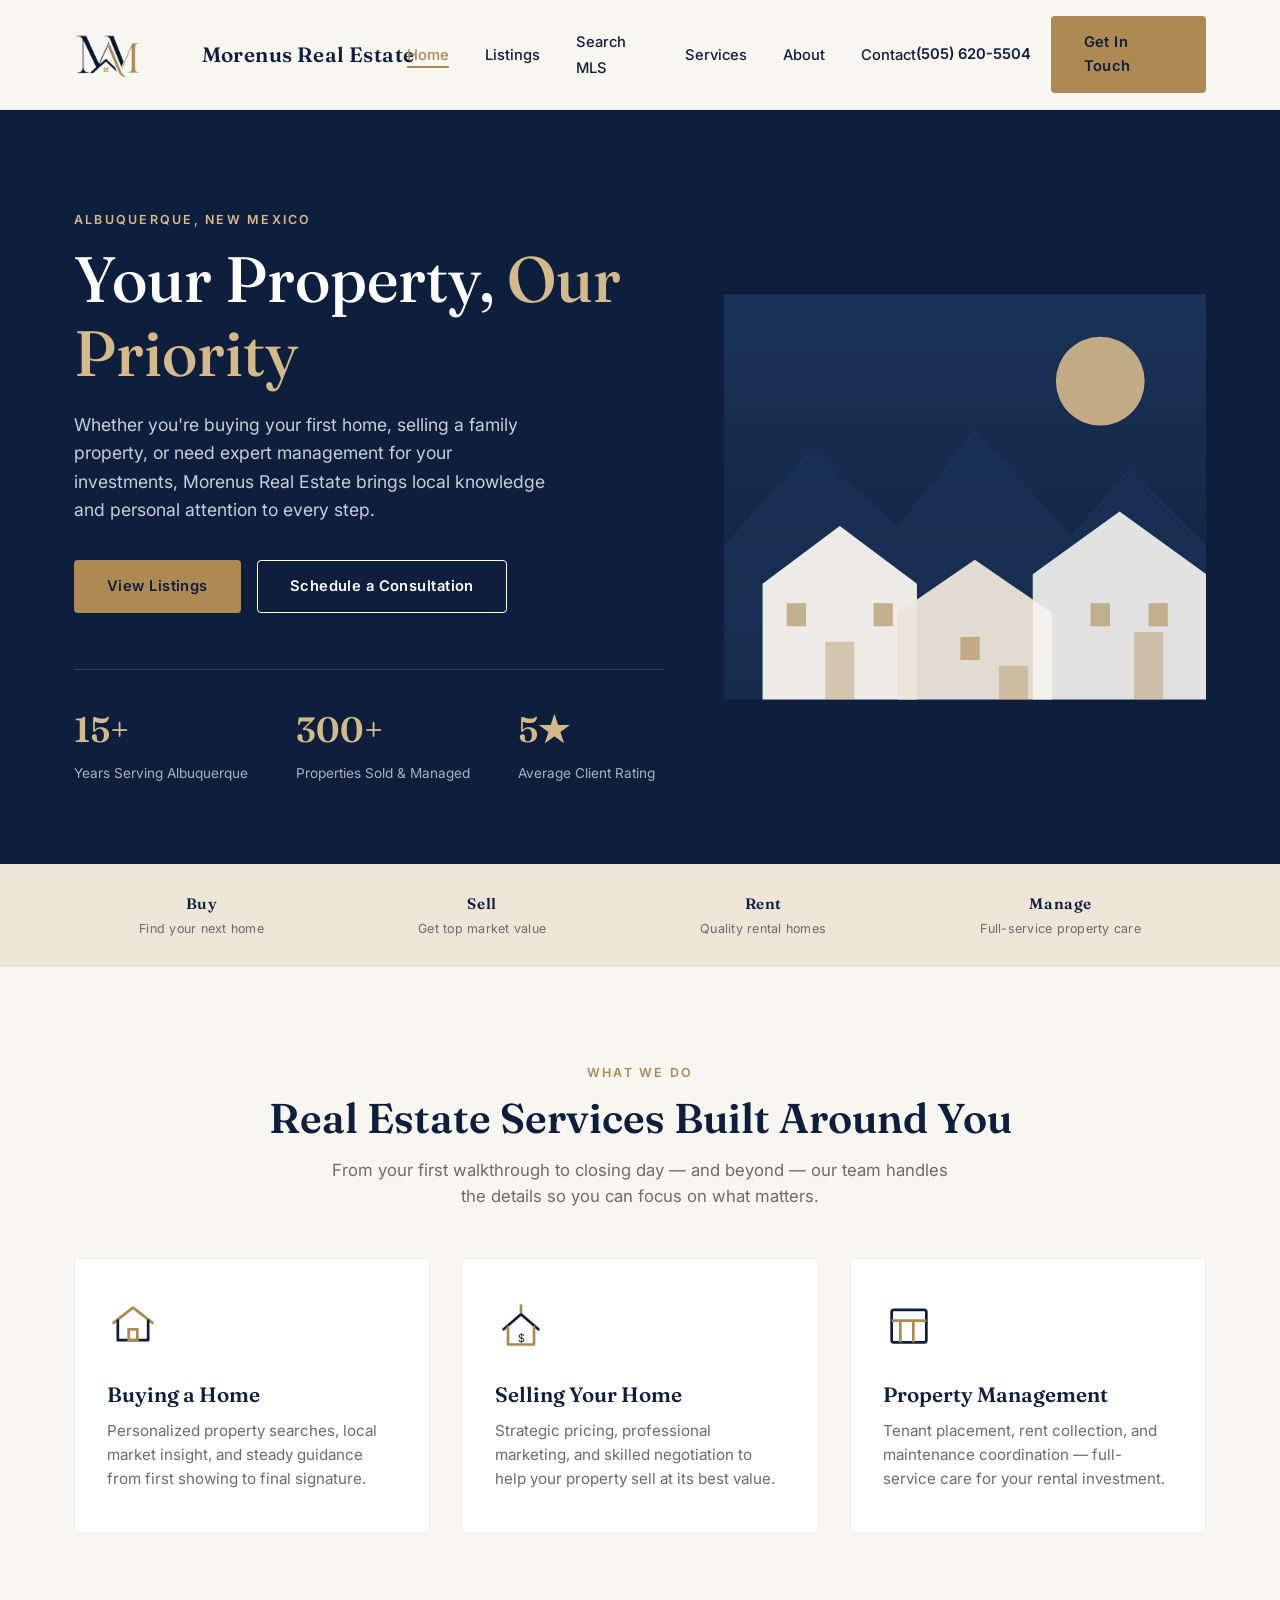
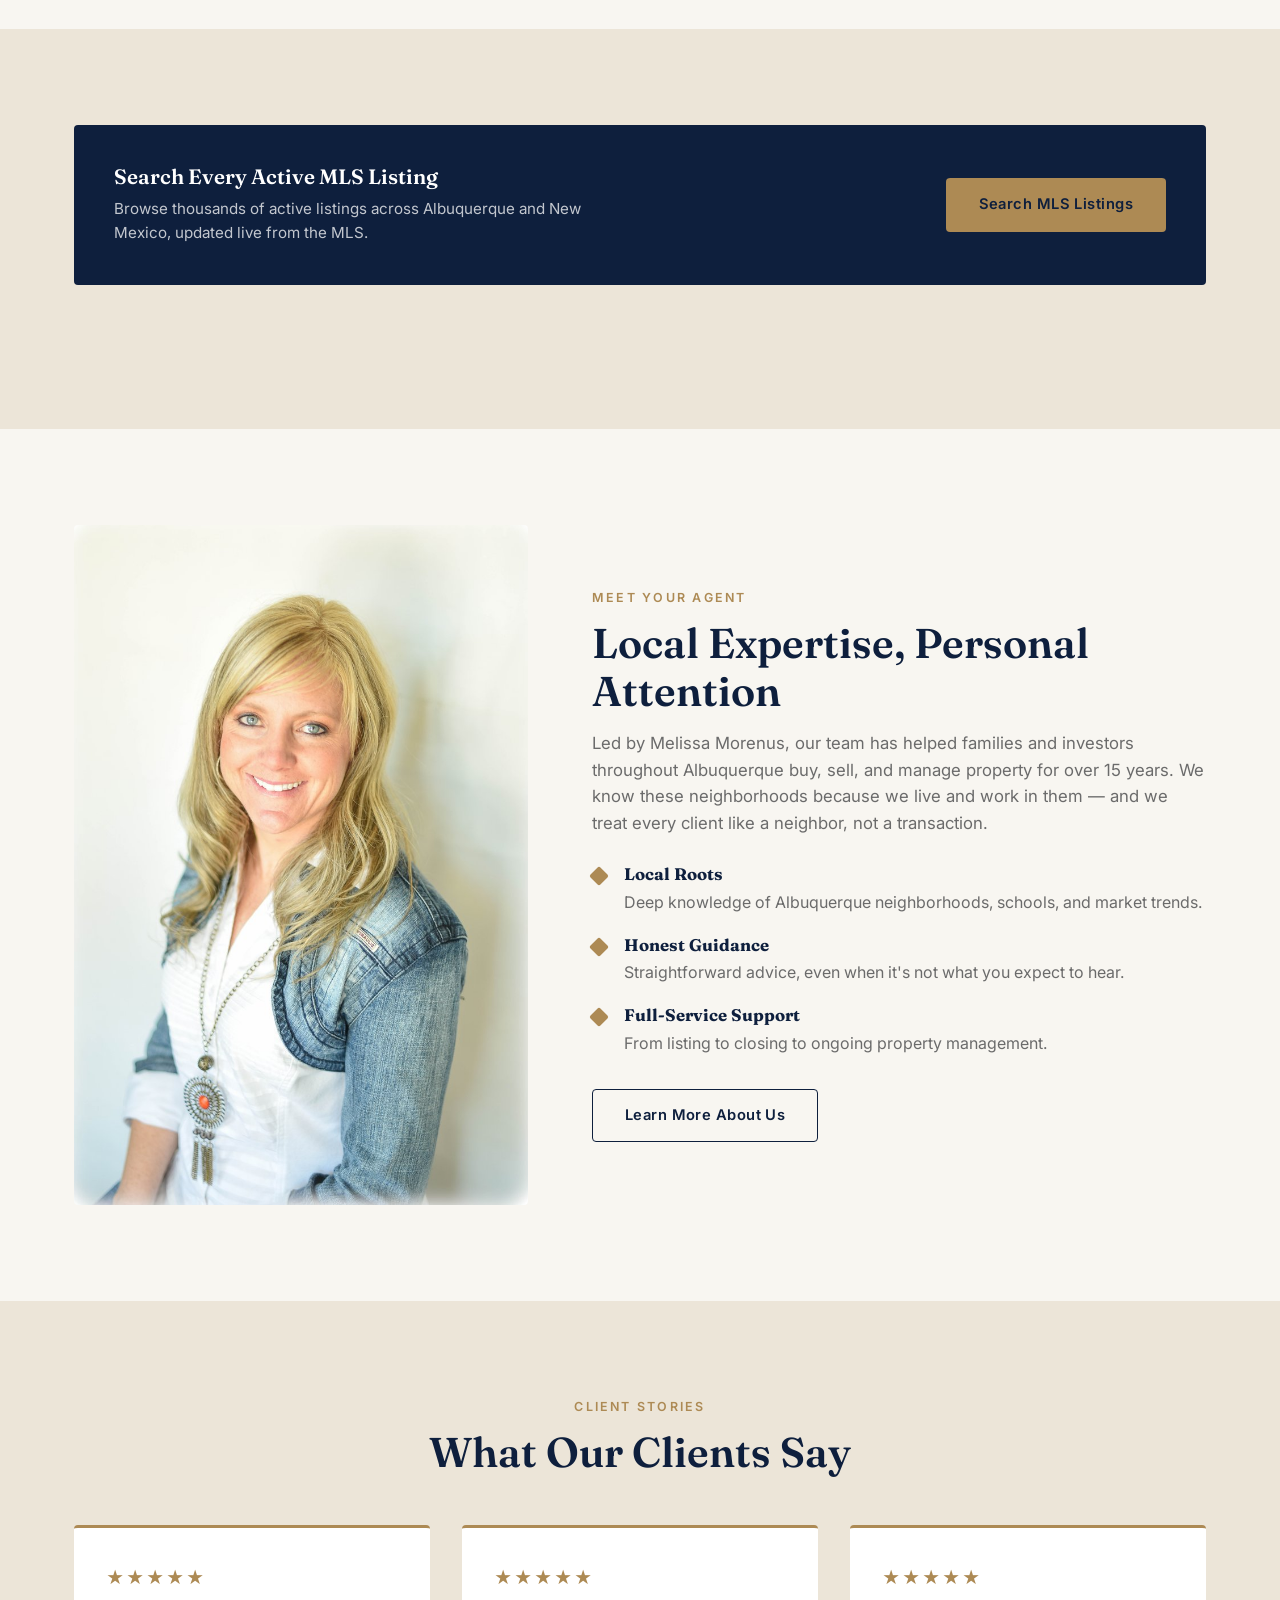
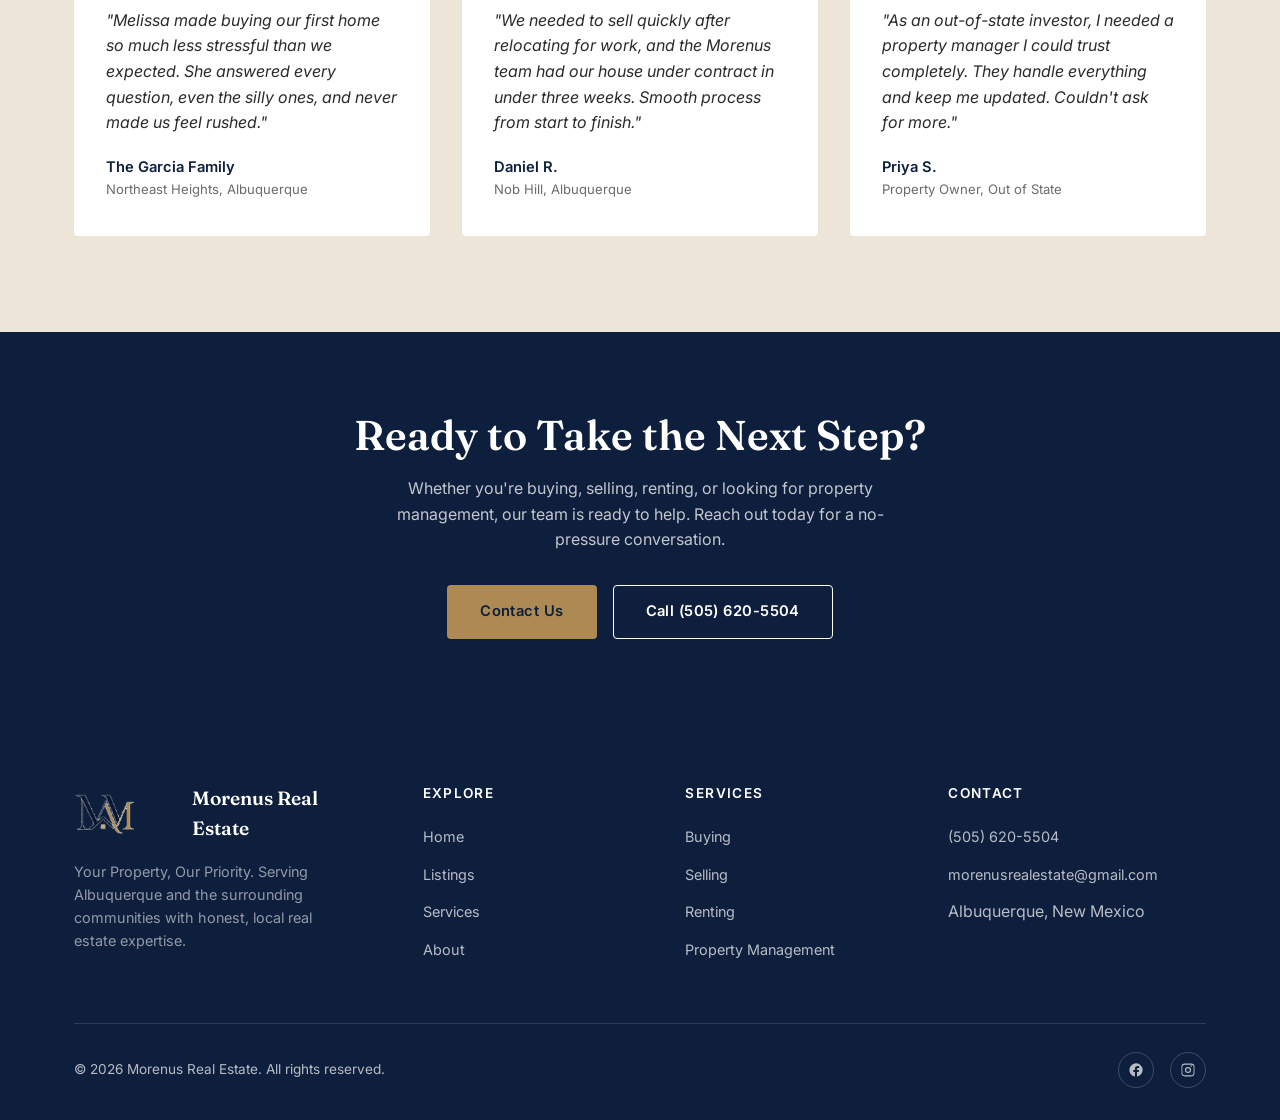
<file: index.html>
<!DOCTYPE html>
<html lang="en">
<head>
  <meta charset="UTF-8" />
  <meta name="viewport" content="width=device-width, initial-scale=1.0" />
  <title>Morenus Real Estate | Albuquerque, NM</title>
  <meta name="description" content="Morenus Real Estate helps you buy, sell, and manage property in Albuquerque, New Mexico. Your property, our priority." />
  <link rel="preconnect" href="https://fonts.googleapis.com">
  <link rel="preconnect" href="https://fonts.gstatic.com" crossorigin>
  <link href="https://fonts.googleapis.com/css2?family=Fraunces:wght@400;500;600;700&family=Inter:wght@400;500;600;700&display=swap" rel="stylesheet">
  <link rel="stylesheet" href="css/styles.css" />
</head>
<body>

  <!-- Header -->
  <header class="site-header">
    <nav class="nav container">
      <a href="index.html" class="nav-logo">
        <img src="images/logo.png" alt="Morenus Real Estate logo" />
        <span class="nav-logo-text">Morenus Real Estate</span>
      </a>
      <ul class="nav-links">
        <li><a href="index.html" class="active">Home</a></li>
        <li><a href="listings.html">Listings</a></li>
        <li><a href="http://link.flexmls.com/12kj54y7alsc,16" target="_blank" rel="noopener">Search MLS</a></li>
        <li><a href="services.html">Services</a></li>
        <li><a href="about.html">About</a></li>
        <li><a href="contact.html">Contact</a></li>
      </ul>
      <div class="nav-cta">
        <a href="tel:+15056205504" class="nav-phone">(505) 620-5504</a>
        <a href="contact.html" class="btn btn-primary">Get In Touch</a>
        <button class="nav-toggle" aria-label="Toggle menu">
          <span></span><span></span><span></span>
        </button>
      </div>
    </nav>
  </header>

  <!-- Hero -->
  <section class="hero">
    <div class="container hero-content">
      <div class="hero-text">
        <span class="eyebrow">Albuquerque, New Mexico</span>
        <h1>Your Property, <span>Our Priority</span></h1>
        <p>Whether you're buying your first home, selling a family property, or need expert management for your investments, Morenus Real Estate brings local knowledge and personal attention to every step.</p>
        <div class="hero-buttons">
          <a href="listings.html" class="btn btn-primary">View Listings</a>
          <a href="contact.html" class="btn btn-outline">Schedule a Consultation</a>
        </div>
        <div class="hero-stats">
          <div>
            <div class="hero-stat-num">15+</div>
            <div class="hero-stat-label">Years Serving Albuquerque</div>
          </div>
          <div>
            <div class="hero-stat-num">300+</div>
            <div class="hero-stat-label">Properties Sold &amp; Managed</div>
          </div>
          <div>
            <div class="hero-stat-num">5★</div>
            <div class="hero-stat-label">Average Client Rating</div>
          </div>
        </div>
      </div>
      <div class="hero-graphic">
        <svg class="roofline-svg" viewBox="0 0 500 420" xmlns="http://www.w3.org/2000/svg" role="img" aria-label="Stylized illustration of Albuquerque rooftops against the Sandia Mountains">
          <!-- sky gradient -->
          <defs>
            <linearGradient id="skyGrad" x1="0" y1="0" x2="0" y2="1">
              <stop offset="0%" stop-color="#1B3358"/>
              <stop offset="100%" stop-color="#0E1F3D"/>
            </linearGradient>
          </defs>
          <rect width="500" height="420" fill="url(#skyGrad)" />
          <!-- sun -->
          <circle cx="390" cy="90" r="46" fill="#D4B98A" opacity="0.9"/>
          <!-- mountains -->
          <polygon points="0,260 90,160 180,240 260,140 360,250 420,180 500,260 500,420 0,420" fill="#1B3358" opacity="0.7"/>
          <!-- rooflines -->
          <polygon points="40,420 40,300 120,240 200,300 200,420" fill="#F8F6F1" opacity="0.95"/>
          <polygon points="180,420 180,330 260,275 340,330 340,420" fill="#ECE5D8" opacity="0.95"/>
          <polygon points="320,420 320,290 410,225 500,290 500,420" fill="#F8F6F1" opacity="0.9"/>
          <!-- windows -->
          <rect x="65" y="320" width="20" height="24" fill="#AD8A54" opacity="0.6"/>
          <rect x="155" y="320" width="20" height="24" fill="#AD8A54" opacity="0.6"/>
          <rect x="245" y="355" width="20" height="24" fill="#AD8A54" opacity="0.6"/>
          <rect x="380" y="320" width="20" height="24" fill="#AD8A54" opacity="0.6"/>
          <rect x="440" y="320" width="20" height="24" fill="#AD8A54" opacity="0.6"/>
          <!-- door accents -->
          <rect x="105" y="360" width="30" height="60" fill="#AD8A54" opacity="0.4"/>
          <rect x="285" y="385" width="30" height="35" fill="#AD8A54" opacity="0.4"/>
          <rect x="425" y="350" width="30" height="70" fill="#AD8A54" opacity="0.4"/>
        </svg>
      </div>
    </div>
  </section>

  <!-- Trust bar -->
  <div class="trust-bar">
    <div class="container">
      <div class="trust-item">Buy<span>Find your next home</span></div>
      <div class="trust-item">Sell<span>Get top market value</span></div>
      <div class="trust-item">Rent<span>Quality rental homes</span></div>
      <div class="trust-item">Manage<span>Full-service property care</span></div>
    </div>
  </div>

  <!-- Services preview -->
  <section>
    <div class="container">
      <div class="section-head center">
        <span class="eyebrow">What We Do</span>
        <h2>Real Estate Services Built Around You</h2>
        <p class="section-intro">From your first walkthrough to closing day — and beyond — our team handles the details so you can focus on what matters.</p>
      </div>
      <div class="services-grid">
        <div class="service-card">
          <svg class="service-icon" viewBox="0 0 48 48" fill="none" xmlns="http://www.w3.org/2000/svg">
            <path d="M6 22L24 8l18 14" stroke="#AD8A54" stroke-width="2.5" stroke-linecap="round" stroke-linejoin="round"/>
            <path d="M10 20v18h28V20" stroke="#0E1F3D" stroke-width="2.5" stroke-linecap="round" stroke-linejoin="round"/>
            <rect x="20" y="28" width="8" height="10" stroke="#AD8A54" stroke-width="2.5"/>
          </svg>
          <h3>Buying a Home</h3>
          <p>Personalized property searches, local market insight, and steady guidance from first showing to final signature.</p>
        </div>
        <div class="service-card">
          <svg class="service-icon" viewBox="0 0 48 48" fill="none" xmlns="http://www.w3.org/2000/svg">
            <path d="M8 28L24 14l16 14" stroke="#0E1F3D" stroke-width="2.5" stroke-linecap="round" stroke-linejoin="round"/>
            <path d="M12 26v16h24V26" stroke="#AD8A54" stroke-width="2.5" stroke-linecap="round" stroke-linejoin="round"/>
            <path d="M24 6v6" stroke="#AD8A54" stroke-width="2.5" stroke-linecap="round"/>
            <text x="24" y="40" font-size="10" fill="#0E1F3D" text-anchor="middle" font-family="Inter">$</text>
          </svg>
          <h3>Selling Your Home</h3>
          <p>Strategic pricing, professional marketing, and skilled negotiation to help your property sell at its best value.</p>
        </div>
        <div class="service-card">
          <svg class="service-icon" viewBox="0 0 48 48" fill="none" xmlns="http://www.w3.org/2000/svg">
            <rect x="8" y="10" width="32" height="30" rx="2" stroke="#0E1F3D" stroke-width="2.5"/>
            <line x1="8" y1="20" x2="40" y2="20" stroke="#AD8A54" stroke-width="2.5"/>
            <line x1="16" y1="20" x2="16" y2="40" stroke="#AD8A54" stroke-width="2.5"/>
            <line x1="28" y1="20" x2="28" y2="40" stroke="#AD8A54" stroke-width="2.5"/>
          </svg>
          <h3>Property Management</h3>
          <p>Tenant placement, rent collection, and maintenance coordination — full-service care for your rental investment.</p>
        </div>
      </div>
    </div>
  </section>

  <!-- MLS Search CTA -->
  <section class="section-alt">
    <div class="container">
      <div class="mls-banner">
        <div class="mls-banner-text">
          <h3>Search Every Active MLS Listing</h3>
          <p>Browse thousands of active listings across Albuquerque and New Mexico, updated live from the MLS.</p>
        </div>
        <a href="http://link.flexmls.com/12kj54y7alsc,16" target="_blank" rel="noopener" class="btn btn-primary">Search MLS Listings</a>
      </div>
    </div>
  </section>

  <!-- About preview -->
  <section>
    <div class="container about-split">
      <div class="about-img">
        <img src="images/melissa.jpg" alt="Melissa Morenus, lead agent at Morenus Real Estate" />
      </div>
      <div>
        <span class="eyebrow">Meet Your Agent</span>
        <h2>Local Expertise, Personal Attention</h2>
        <p class="section-intro">
          Led by Melissa Morenus, our team has helped families and investors throughout Albuquerque buy, sell, and manage property for over 15 years. We know these neighborhoods because we live and work in them — and we treat every client like a neighbor, not a transaction.
        </p>
        <ul class="value-list">
          <li><strong>Local Roots</strong>Deep knowledge of Albuquerque neighborhoods, schools, and market trends.</li>
          <li><strong>Honest Guidance</strong>Straightforward advice, even when it's not what you expect to hear.</li>
          <li><strong>Full-Service Support</strong>From listing to closing to ongoing property management.</li>
        </ul>
        <div style="margin-top: 32px;">
          <a href="about.html" class="btn btn-outline-dark">Learn More About Us</a>
        </div>
      </div>
    </div>
  </section>

  <!-- Testimonials preview -->
  <section class="section-alt">
    <div class="container">
      <div class="section-head center">
        <span class="eyebrow">Client Stories</span>
        <h2>What Our Clients Say</h2>
      </div>
      <div class="testimonials-grid">
        <div class="testimonial-card">
          <div class="testimonial-stars">★★★★★</div>
          <p class="testimonial-quote">"Melissa made buying our first home so much less stressful than we expected. She answered every question, even the silly ones, and never made us feel rushed."</p>
          <div class="testimonial-author">The Garcia Family</div>
          <div class="testimonial-location">Northeast Heights, Albuquerque</div>
        </div>
        <div class="testimonial-card">
          <div class="testimonial-stars">★★★★★</div>
          <p class="testimonial-quote">"We needed to sell quickly after relocating for work, and the Morenus team had our house under contract in under three weeks. Smooth process from start to finish."</p>
          <div class="testimonial-author">Daniel R.</div>
          <div class="testimonial-location">Nob Hill, Albuquerque</div>
        </div>
        <div class="testimonial-card">
          <div class="testimonial-stars">★★★★★</div>
          <p class="testimonial-quote">"As an out-of-state investor, I needed a property manager I could trust completely. They handle everything and keep me updated. Couldn't ask for more."</p>
          <div class="testimonial-author">Priya S.</div>
          <div class="testimonial-location">Property Owner, Out of State</div>
        </div>
      </div>
    </div>
  </section>

  <!-- CTA -->
  <section class="cta-band">
    <div class="container">
      <h2>Ready to Take the Next Step?</h2>
      <p>Whether you're buying, selling, renting, or looking for property management, our team is ready to help. Reach out today for a no-pressure conversation.</p>
      <div class="cta-buttons">
        <a href="contact.html" class="btn btn-primary">Contact Us</a>
        <a href="tel:+15056205504" class="btn btn-outline">Call (505) 620-5504</a>
      </div>
    </div>
  </section>

  <!-- Footer -->
  <footer class="site-footer">
    <div class="container">
      <div class="footer-grid">
        <div>
          <div class="footer-logo">
            <img src="images/logo.png" alt="Morenus Real Estate logo" />
            <span class="footer-logo-text">Morenus Real Estate</span>
          </div>
          <p class="footer-tagline">Your Property, Our Priority. Serving Albuquerque and the surrounding communities with honest, local real estate expertise.</p>
        </div>
        <div>
          <div class="footer-heading">Explore</div>
          <ul class="footer-links">
            <li><a href="index.html">Home</a></li>
            <li><a href="listings.html">Listings</a></li>
            <li><a href="services.html">Services</a></li>
            <li><a href="about.html">About</a></li>
          </ul>
        </div>
        <div>
          <div class="footer-heading">Services</div>
          <ul class="footer-links">
            <li><a href="services.html#buying">Buying</a></li>
            <li><a href="services.html#selling">Selling</a></li>
            <li><a href="services.html#renting">Renting</a></li>
            <li><a href="services.html#management">Property Management</a></li>
          </ul>
        </div>
        <div>
          <div class="footer-heading">Contact</div>
          <ul class="footer-links">
            <li><a href="tel:+15056205504">(505) 620-5504</a></li>
            <li><a href="mailto:morenusrealestate@gmail.com">morenusrealestate@gmail.com</a></li>
            <li>Albuquerque, New Mexico</li>
          </ul>
        </div>
      </div>
      <div class="footer-bottom">
        <div>&copy; 2026 Morenus Real Estate. All rights reserved.</div>
        <div class="footer-social">
          <a href="#" aria-label="Facebook"><svg viewBox="0 0 24 24"><path d="M22 12a10 10 0 1 0-11.6 9.9v-7H7.9V12h2.5V9.8c0-2.5 1.5-3.9 3.8-3.9 1.1 0 2.2.2 2.5.3v2.7h-1.4c-1.4 0-1.8.8-1.8 1.7V12h3.1l-.5 2.9h-2.6v7A10 10 0 0 0 22 12Z"/></svg></a>
          <a href="#" aria-label="Instagram"><svg viewBox="0 0 24 24"><path d="M12 2.2c3.2 0 3.6 0 4.85.07 1.17.05 2.62.27 3.6 1.25.98.98 1.2 2.43 1.25 3.6.06 1.25.07 1.65.07 4.85s0 3.6-.07 4.85c-.05 1.17-.27 2.62-1.25 3.6-.98.98-2.43 1.2-3.6 1.25-1.25.06-1.65.07-4.85.07s-3.6 0-4.85-.07c-1.17-.05-2.62-.27-3.6-1.25-.98-.98-1.2-2.43-1.25-3.6C2.2 15.6 2.2 15.2 2.2 12s0-3.6.07-4.85c.05-1.17.27-2.62 1.25-3.6.98-.98 2.43-1.2 3.6-1.25C8.4 2.2 8.8 2.2 12 2.2Zm0 1.8c-3.15 0-3.52 0-4.76.07-.97.04-1.99.23-2.7.94-.71.71-.9 1.73-.94 2.7C3.5 8.95 3.5 9.32 3.5 12s0 3.05.06 4.29c.04.97.23 1.99.94 2.7.71.71 1.73.9 2.7.94 1.24.06 1.61.06 4.76.06s3.52 0 4.76-.06c.97-.04 1.99-.23 2.7-.94.71-.71.9-1.73.94-2.7.06-1.24.06-1.61.06-4.29s0-3.05-.06-4.29c-.04-.97-.23-1.99-.94-2.7-.71-.71-1.73-.9-2.7-.94C15.52 4 15.15 4 12 4Zm0 3.4a4.6 4.6 0 1 1 0 9.2 4.6 4.6 0 0 1 0-9.2Zm0 1.8a2.8 2.8 0 1 0 0 5.6 2.8 2.8 0 0 0 0-5.6Zm5.85-3.25a1.1 1.1 0 1 1-2.2 0 1.1 1.1 0 0 1 2.2 0Z"/></svg></a>
        </div>
      </div>
    </div>
  </footer>

  <script src="js/main.js"></script>
</body>
</html>
</file>
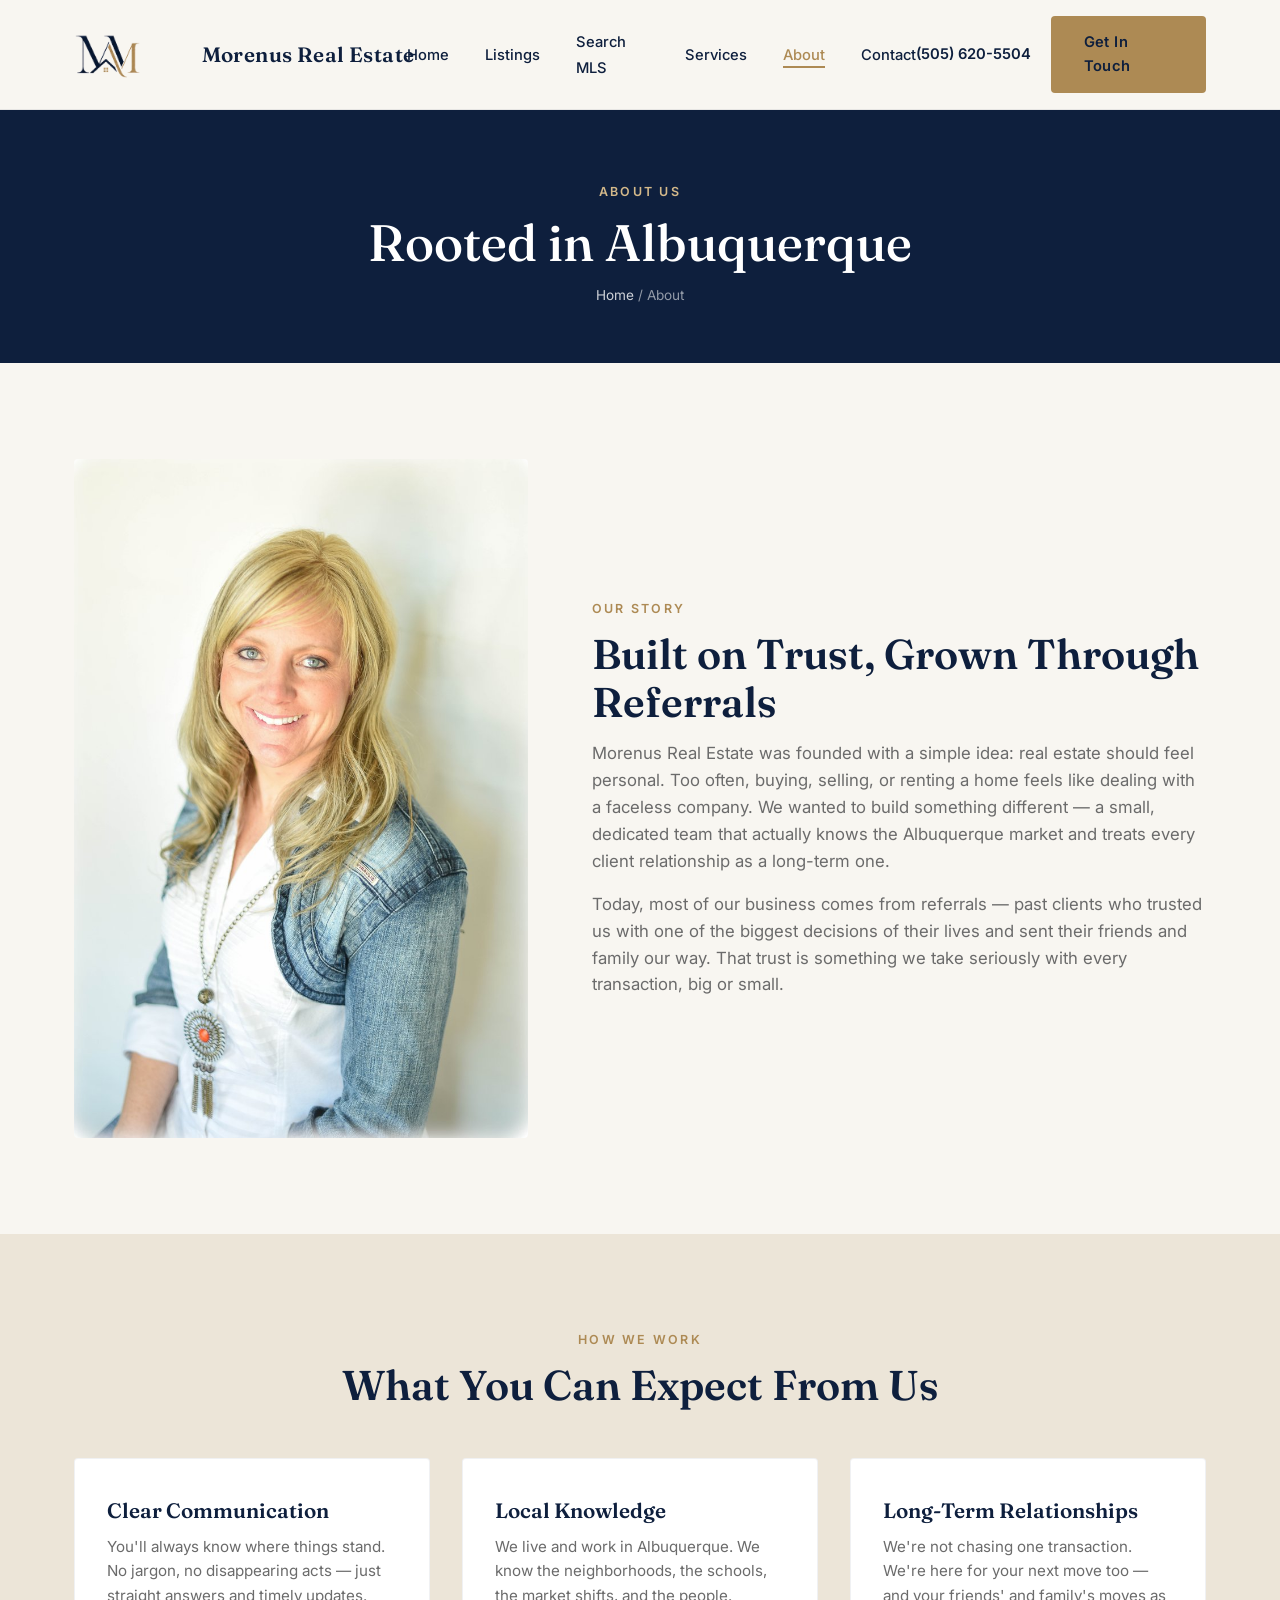
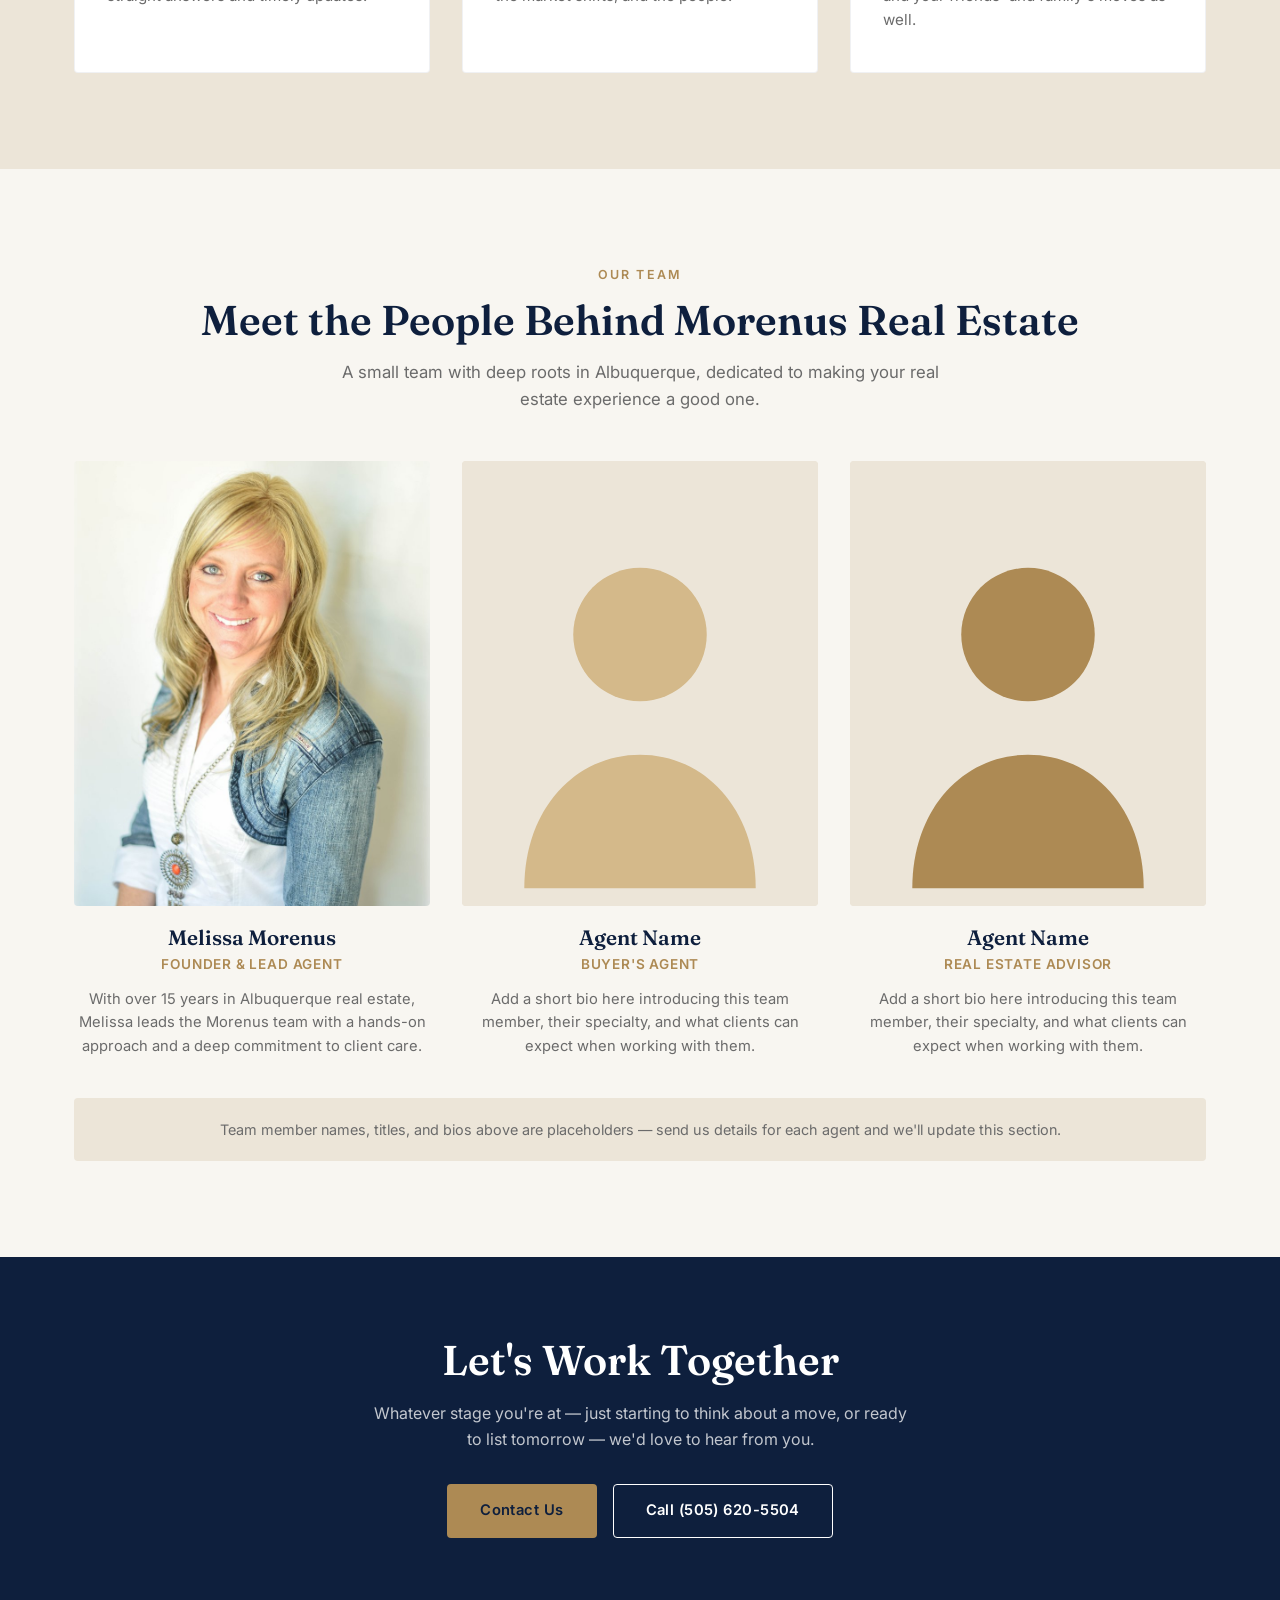
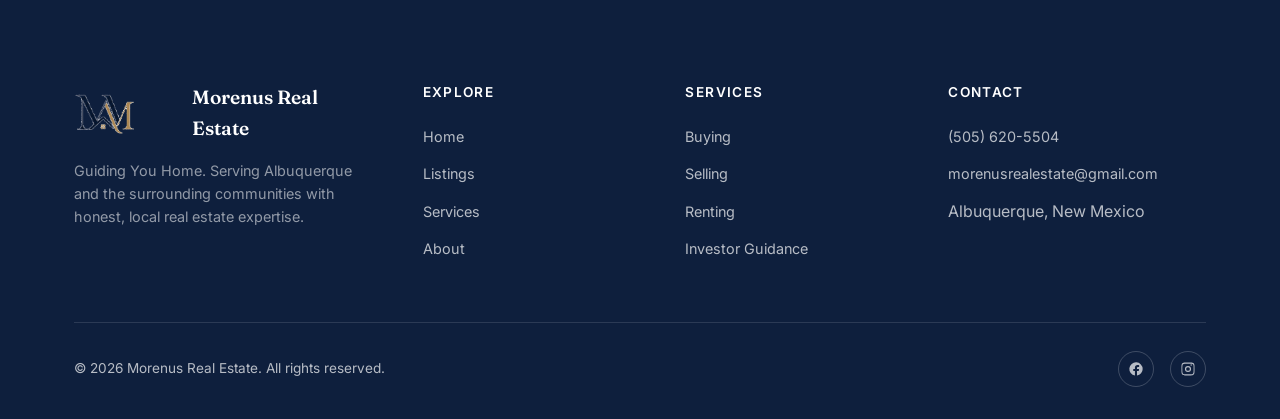
<file: about.html>
<!DOCTYPE html>
<html lang="en">
<head>
  <meta charset="UTF-8" />
  <meta name="viewport" content="width=device-width, initial-scale=1.0" />
  <title>About Us | Morenus Real Estate</title>
  <meta name="description" content="Meet the Morenus Real Estate team, led by Melissa Morenus, serving Albuquerque, New Mexico." />
  <link rel="preconnect" href="https://fonts.googleapis.com">
  <link rel="preconnect" href="https://fonts.gstatic.com" crossorigin>
  <link href="https://fonts.googleapis.com/css2?family=Fraunces:wght@400;500;600;700&family=Inter:wght@400;500;600;700&display=swap" rel="stylesheet">
  <link rel="stylesheet" href="css/styles.css" />
</head>
<body>

  <!-- Header -->
  <header class="site-header">
    <nav class="nav container">
      <a href="index.html" class="nav-logo">
        <img src="images/logo.png" alt="Morenus Real Estate logo" />
        <span class="nav-logo-text">Morenus Real Estate</span>
      </a>
      <ul class="nav-links">
        <li><a href="index.html">Home</a></li>
        <li><a href="listings.html">Listings</a></li>
        <li><a href="http://link.flexmls.com/12kj54y7alsc,16" target="_blank" rel="noopener">Search MLS</a></li>
        <li><a href="services.html">Services</a></li>
        <li><a href="about.html" class="active">About</a></li>
        <li><a href="contact.html">Contact</a></li>
      </ul>
      <div class="nav-cta">
        <a href="tel:+15056205504" class="nav-phone">(505) 620-5504</a>
        <a href="contact.html" class="btn btn-primary">Get In Touch</a>
        <button class="nav-toggle" aria-label="Toggle menu">
          <span></span><span></span><span></span>
        </button>
      </div>
    </nav>
  </header>

  <!-- Page header -->
  <section class="page-header">
    <div class="container">
      <span class="eyebrow">About Us</span>
      <h1>Rooted in Albuquerque</h1>
      <div class="breadcrumb"><a href="index.html">Home</a> / About</div>
    </div>
  </section>

  <!-- Story -->
  <section>
    <div class="container about-split">
      <div class="about-img">
        <img src="images/melissa.jpg" alt="Melissa Morenus, lead agent at Morenus Real Estate" />
      </div>
      <div>
        <span class="eyebrow">Our Story</span>
        <h2>Built on Trust, Grown Through Referrals</h2>
        <p class="section-intro">
          Morenus Real Estate was founded with a simple idea: real estate should feel personal. Too often, buying, selling, or renting a home feels like dealing with a faceless company. We wanted to build something different — a small, dedicated team that actually knows the Albuquerque market and treats every client relationship as a long-term one.
        </p>
        <p class="section-intro" style="margin-top: 16px;">
          Today, most of our business comes from referrals — past clients who trusted us with one of the biggest decisions of their lives and sent their friends and family our way. That trust is something we take seriously with every transaction, big or small.
        </p>
      </div>
    </div>
  </section>

  <!-- Values -->
  <section class="section-alt">
    <div class="container">
      <div class="section-head center">
        <span class="eyebrow">How We Work</span>
        <h2>What You Can Expect From Us</h2>
      </div>
      <div class="services-grid">
        <div class="service-card">
          <h3>Clear Communication</h3>
          <p>You'll always know where things stand. No jargon, no disappearing acts — just straight answers and timely updates.</p>
        </div>
        <div class="service-card">
          <h3>Local Knowledge</h3>
          <p>We live and work in Albuquerque. We know the neighborhoods, the schools, the market shifts, and the people.</p>
        </div>
        <div class="service-card">
          <h3>Long-Term Relationships</h3>
          <p>We're not chasing one transaction. We're here for your next move too — and your friends' and family's moves as well.</p>
        </div>
      </div>
    </div>
  </section>

  <!-- Team -->
  <section>
    <div class="container">
      <div class="section-head center">
        <span class="eyebrow">Our Team</span>
        <h2>Meet the People Behind Morenus Real Estate</h2>
        <p class="section-intro">A small team with deep roots in Albuquerque, dedicated to making your real estate experience a good one.</p>
      </div>
      <div class="team-grid">
        <div class="team-card">
          <div class="team-photo">
            <img src="images/melissa.jpg" alt="Melissa Morenus" />
          </div>
          <h3>Melissa Morenus</h3>
          <div class="team-role">Founder &amp; Lead Agent</div>
          <p class="team-bio">With over 15 years in Albuquerque real estate, Melissa leads the Morenus team with a hands-on approach and a deep commitment to client care.</p>
        </div>
        <div class="team-card">
          <div class="team-photo">
            <svg viewBox="0 0 400 500" xmlns="http://www.w3.org/2000/svg" style="width:100%; height:100%;" role="img" aria-label="Placeholder photo for team member">
              <rect width="400" height="500" fill="#ECE5D8"/>
              <circle cx="200" cy="195" r="75" fill="#D4B98A"/>
              <path d="M70 480c0-90 58-150 130-150s130 60 130 150z" fill="#D4B98A"/>
            </svg>
          </div>
          <h3>Agent Name</h3>
          <div class="team-role">Buyer's Agent</div>
          <p class="team-bio">Add a short bio here introducing this team member, their specialty, and what clients can expect when working with them.</p>
        </div>
        <div class="team-card">
          <div class="team-photo">
            <svg viewBox="0 0 400 500" xmlns="http://www.w3.org/2000/svg" style="width:100%; height:100%;" role="img" aria-label="Placeholder photo for team member">
              <rect width="400" height="500" fill="#ECE5D8"/>
              <circle cx="200" cy="195" r="75" fill="#AD8A54"/>
              <path d="M70 480c0-90 58-150 130-150s130 60 130 150z" fill="#AD8A54"/>
            </svg>
          </div>
          <h3>Agent Name</h3>
          <div class="team-role">Real Estate Advisor</div>
          <p class="team-bio">Add a short bio here introducing this team member, their specialty, and what clients can expect when working with them.</p>
        </div>
      </div>
      <div class="placeholder-note">
        Team member names, titles, and bios above are placeholders — send us details for each agent and we'll update this section.
      </div>
    </div>
  </section>

  <!-- CTA -->
  <section class="cta-band">
    <div class="container">
      <h2>Let's Work Together</h2>
      <p>Whatever stage you're at — just starting to think about a move, or ready to list tomorrow — we'd love to hear from you.</p>
      <div class="cta-buttons">
        <a href="contact.html" class="btn btn-primary">Contact Us</a>
        <a href="tel:+15056205504" class="btn btn-outline">Call (505) 620-5504</a>
      </div>
    </div>
  </section>

  <!-- Footer -->
  <footer class="site-footer">
    <div class="container">
      <div class="footer-grid">
        <div>
          <div class="footer-logo">
            <img src="images/logo.png" alt="Morenus Real Estate logo" />
            <span class="footer-logo-text">Morenus Real Estate</span>
          </div>
          <p class="footer-tagline">Guiding You Home. Serving Albuquerque and the surrounding communities with honest, local real estate expertise.</p>
        </div>
        <div>
          <div class="footer-heading">Explore</div>
          <ul class="footer-links">
            <li><a href="index.html">Home</a></li>
            <li><a href="listings.html">Listings</a></li>
            <li><a href="services.html">Services</a></li>
            <li><a href="about.html">About</a></li>
          </ul>
        </div>
        <div>
          <div class="footer-heading">Services</div>
          <ul class="footer-links">
            <li><a href="services.html#buying">Buying</a></li>
            <li><a href="services.html#selling">Selling</a></li>
            <li><a href="services.html#renting">Renting</a></li>
            <li><a href="services.html#investing">Investor Guidance</a></li>
          </ul>
        </div>
        <div>
          <div class="footer-heading">Contact</div>
          <ul class="footer-links">
            <li><a href="tel:+15056205504">(505) 620-5504</a></li>
            <li><a href="mailto:morenusrealestate@gmail.com">morenusrealestate@gmail.com</a></li>
            <li>Albuquerque, New Mexico</li>
          </ul>
        </div>
      </div>
      <div class="footer-bottom">
        <div>&copy; 2026 Morenus Real Estate. All rights reserved.</div>
        <div class="footer-social">
          <a href="#" aria-label="Facebook"><svg viewBox="0 0 24 24"><path d="M22 12a10 10 0 1 0-11.6 9.9v-7H7.9V12h2.5V9.8c0-2.5 1.5-3.9 3.8-3.9 1.1 0 2.2.2 2.5.3v2.7h-1.4c-1.4 0-1.8.8-1.8 1.7V12h3.1l-.5 2.9h-2.6v7A10 10 0 0 0 22 12Z"/></svg></a>
          <a href="#" aria-label="Instagram"><svg viewBox="0 0 24 24"><path d="M12 2.2c3.2 0 3.6 0 4.85.07 1.17.05 2.62.27 3.6 1.25.98.98 1.2 2.43 1.25 3.6.06 1.25.07 1.65.07 4.85s0 3.6-.07 4.85c-.05 1.17-.27 2.62-1.25 3.6-.98.98-2.43 1.2-3.6 1.25-1.25.06-1.65.07-4.85.07s-3.6 0-4.85-.07c-1.17-.05-2.62-.27-3.6-1.25-.98-.98-1.2-2.43-1.25-3.6C2.2 15.6 2.2 15.2 2.2 12s0-3.6.07-4.85c.05-1.17.27-2.62 1.25-3.6.98-.98 2.43-1.2 3.6-1.25C8.4 2.2 8.8 2.2 12 2.2Zm0 1.8c-3.15 0-3.52 0-4.76.07-.97.04-1.99.23-2.7.94-.71.71-.9 1.73-.94 2.7C3.5 8.95 3.5 9.32 3.5 12s0 3.05.06 4.29c.04.97.23 1.99.94 2.7.71.71 1.73.9 2.7.94 1.24.06 1.61.06 4.76.06s3.52 0 4.76-.06c.97-.04 1.99-.23 2.7-.94.71-.71.9-1.73.94-2.7.06-1.24.06-1.61.06-4.29s0-3.05-.06-4.29c-.04-.97-.23-1.99-.94-2.7-.71-.71-1.73-.9-2.7-.94C15.52 4 15.15 4 12 4Zm0 3.4a4.6 4.6 0 1 1 0 9.2 4.6 4.6 0 0 1 0-9.2Zm0 1.8a2.8 2.8 0 1 0 0 5.6 2.8 2.8 0 0 0 0-5.6Zm5.85-3.25a1.1 1.1 0 1 1-2.2 0 1.1 1.1 0 0 1 2.2 0Z"/></svg></a>
        </div>
      </div>
    </div>
  </footer>

  <script src="js/main.js"></script>
</body>
</html>
</file>
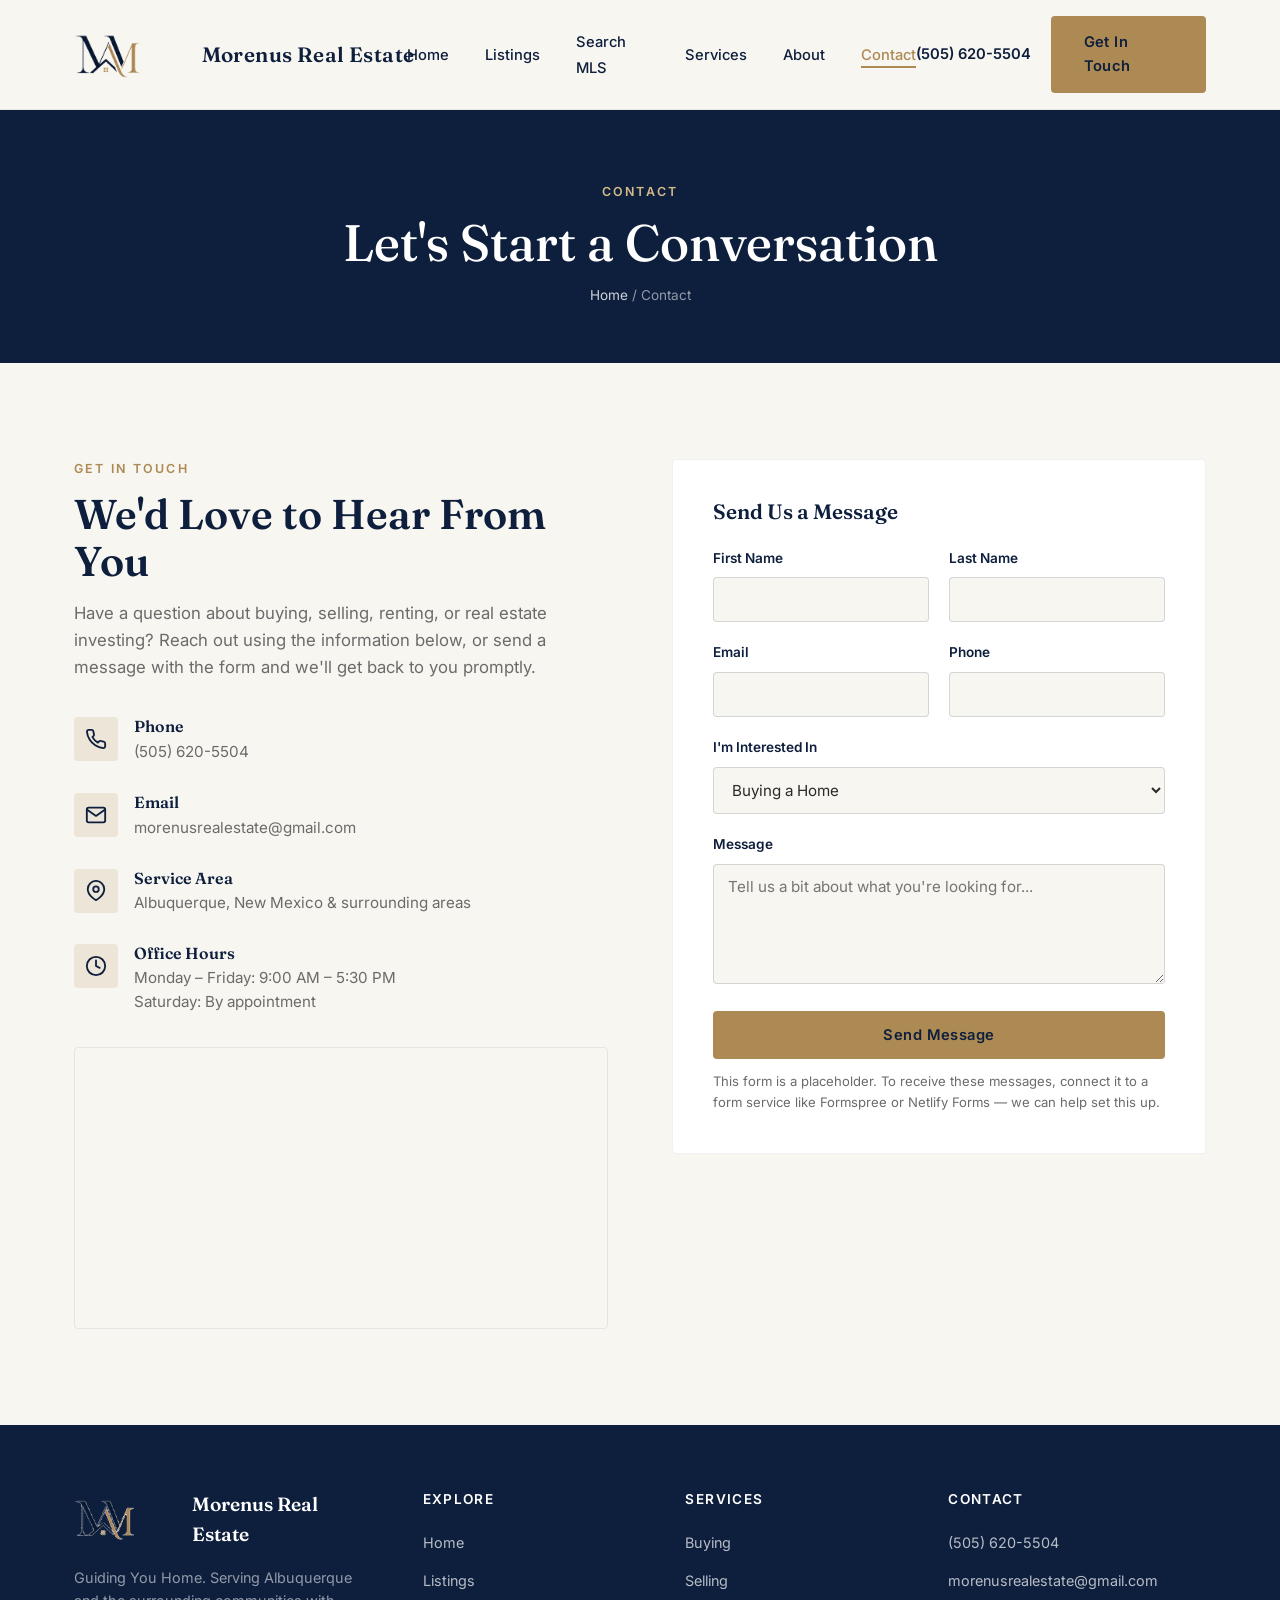
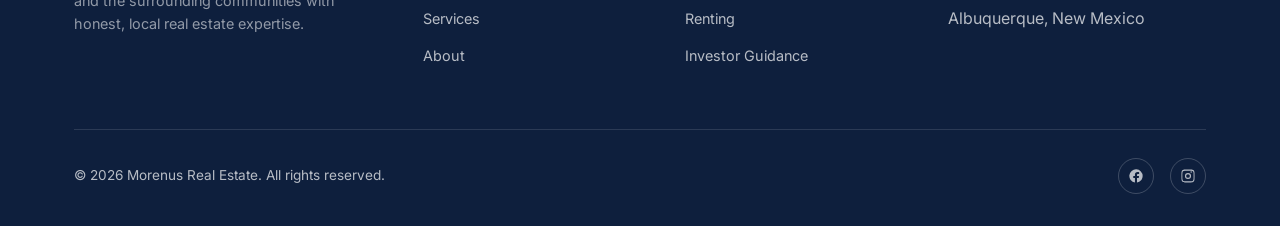
<file: contact.html>
<!DOCTYPE html>
<html lang="en">
<head>
  <meta charset="UTF-8" />
  <meta name="viewport" content="width=device-width, initial-scale=1.0" />
  <title>Contact Us | Morenus Real Estate</title>
  <meta name="description" content="Contact Morenus Real Estate in Albuquerque, New Mexico. Call, email, or send us a message." />
  <link rel="preconnect" href="https://fonts.googleapis.com">
  <link rel="preconnect" href="https://fonts.gstatic.com" crossorigin>
  <link href="https://fonts.googleapis.com/css2?family=Fraunces:wght@400;500;600;700&family=Inter:wght@400;500;600;700&display=swap" rel="stylesheet">
  <link rel="stylesheet" href="css/styles.css" />
</head>
<body>

  <!-- Header -->
  <header class="site-header">
    <nav class="nav container">
      <a href="index.html" class="nav-logo">
        <img src="images/logo.png" alt="Morenus Real Estate logo" />
        <span class="nav-logo-text">Morenus Real Estate</span>
      </a>
      <ul class="nav-links">
        <li><a href="index.html">Home</a></li>
        <li><a href="listings.html">Listings</a></li>
        <li><a href="http://link.flexmls.com/12kj54y7alsc,16" target="_blank" rel="noopener">Search MLS</a></li>
        <li><a href="services.html">Services</a></li>
        <li><a href="about.html">About</a></li>
        <li><a href="contact.html" class="active">Contact</a></li>
      </ul>
      <div class="nav-cta">
        <a href="tel:+15056205504" class="nav-phone">(505) 620-5504</a>
        <a href="contact.html" class="btn btn-primary">Get In Touch</a>
        <button class="nav-toggle" aria-label="Toggle menu">
          <span></span><span></span><span></span>
        </button>
      </div>
    </nav>
  </header>

  <!-- Page header -->
  <section class="page-header">
    <div class="container">
      <span class="eyebrow">Contact</span>
      <h1>Let's Start a Conversation</h1>
      <div class="breadcrumb"><a href="index.html">Home</a> / Contact</div>
    </div>
  </section>

  <!-- Contact content -->
  <section>
    <div class="container contact-grid">
      <div>
        <span class="eyebrow">Get In Touch</span>
        <h2>We'd Love to Hear From You</h2>
        <p class="section-intro" style="margin-bottom: 36px;">
          Have a question about buying, selling, renting, or real estate investing? Reach out using the information below, or send a message with the form and we'll get back to you promptly.
        </p>

        <div class="contact-info-item">
          <div class="contact-icon">
            <svg viewBox="0 0 24 24" fill="none" xmlns="http://www.w3.org/2000/svg"><path d="M22 16.92v3a2 2 0 0 1-2.18 2 19.79 19.79 0 0 1-8.63-3.07 19.5 19.5 0 0 1-6-6 19.79 19.79 0 0 1-3.07-8.67A2 2 0 0 1 4.11 2h3a2 2 0 0 1 2 1.72c.13.96.36 1.9.68 2.81a2 2 0 0 1-.45 2.11L8.09 9.91a16 16 0 0 0 6 6l1.27-1.27a2 2 0 0 1 2.11-.45c.91.32 1.85.55 2.81.68A2 2 0 0 1 22 16.92z" stroke="#0E1F3D" stroke-width="2" stroke-linecap="round" stroke-linejoin="round"/></svg>
          </div>
          <div>
            <h4>Phone</h4>
            <a href="tel:+15056205504">(505) 620-5504</a>
          </div>
        </div>

        <div class="contact-info-item">
          <div class="contact-icon">
            <svg viewBox="0 0 24 24" fill="none" xmlns="http://www.w3.org/2000/svg"><path d="M4 4h16c1.1 0 2 .9 2 2v12c0 1.1-.9 2-2 2H4c-1.1 0-2-.9-2-2V6c0-1.1.9-2 2-2z" stroke="#0E1F3D" stroke-width="2" stroke-linecap="round" stroke-linejoin="round"/><path d="M22 6l-10 7L2 6" stroke="#0E1F3D" stroke-width="2" stroke-linecap="round" stroke-linejoin="round"/></svg>
          </div>
          <div>
            <h4>Email</h4>
            <a href="mailto:morenusrealestate@gmail.com">morenusrealestate@gmail.com</a>
          </div>
        </div>

        <div class="contact-info-item">
          <div class="contact-icon">
            <svg viewBox="0 0 24 24" fill="none" xmlns="http://www.w3.org/2000/svg"><path d="M21 10c0 7-9 12-9 12s-9-5-9-12a9 9 0 1 1 18 0z" stroke="#0E1F3D" stroke-width="2" stroke-linecap="round" stroke-linejoin="round"/><circle cx="12" cy="10" r="3" stroke="#0E1F3D" stroke-width="2"/></svg>
          </div>
          <div>
            <h4>Service Area</h4>
            <p>Albuquerque, New Mexico &amp; surrounding areas</p>
          </div>
        </div>

        <div class="contact-info-item">
          <div class="contact-icon">
            <svg viewBox="0 0 24 24" fill="none" xmlns="http://www.w3.org/2000/svg"><circle cx="12" cy="12" r="10" stroke="#0E1F3D" stroke-width="2"/><path d="M12 6v6l4 2" stroke="#0E1F3D" stroke-width="2" stroke-linecap="round" stroke-linejoin="round"/></svg>
          </div>
          <div>
            <h4>Office Hours</h4>
            <p>Monday – Friday: 9:00 AM – 5:30 PM<br>Saturday: By appointment</p>
          </div>
        </div>

        <div class="map-wrap">
          <iframe
            src="https://www.google.com/maps?q=Albuquerque,New+Mexico&output=embed"
            allowfullscreen="" loading="lazy" referrerpolicy="no-referrer-when-downgrade"
            title="Map showing Albuquerque, New Mexico">
          </iframe>
        </div>
      </div>

      <div>
        <form class="contact-form" action="#" method="POST">
          <h3 style="margin-bottom: 24px;">Send Us a Message</h3>
          <div class="form-row">
            <div class="form-group">
              <label for="firstName">First Name</label>
              <input type="text" id="firstName" name="firstName" required />
            </div>
            <div class="form-group">
              <label for="lastName">Last Name</label>
              <input type="text" id="lastName" name="lastName" required />
            </div>
          </div>
          <div class="form-row">
            <div class="form-group">
              <label for="email">Email</label>
              <input type="email" id="email" name="email" required />
            </div>
            <div class="form-group">
              <label for="phone">Phone</label>
              <input type="tel" id="phone" name="phone" />
            </div>
          </div>
          <div class="form-group">
            <label for="interest">I'm Interested In</label>
            <select id="interest" name="interest">
              <option>Buying a Home</option>
              <option>Selling a Home</option>
              <option>Renting a Home</option>
              <option>Investor Guidance</option>
              <option>Something Else</option>
            </select>
          </div>
          <div class="form-group">
            <label for="message">Message</label>
            <textarea id="message" name="message" required placeholder="Tell us a bit about what you're looking for..."></textarea>
          </div>
          <button type="submit" class="btn btn-primary" style="width: 100%;">Send Message</button>
          <p class="form-note">This form is a placeholder. To receive these messages, connect it to a form service like Formspree or Netlify Forms — we can help set this up.</p>
        </form>
      </div>
    </div>
  </section>

  <!-- Footer -->
  <footer class="site-footer">
    <div class="container">
      <div class="footer-grid">
        <div>
          <div class="footer-logo">
            <img src="images/logo.png" alt="Morenus Real Estate logo" />
            <span class="footer-logo-text">Morenus Real Estate</span>
          </div>
          <p class="footer-tagline">Guiding You Home. Serving Albuquerque and the surrounding communities with honest, local real estate expertise.</p>
        </div>
        <div>
          <div class="footer-heading">Explore</div>
          <ul class="footer-links">
            <li><a href="index.html">Home</a></li>
            <li><a href="listings.html">Listings</a></li>
            <li><a href="services.html">Services</a></li>
            <li><a href="about.html">About</a></li>
          </ul>
        </div>
        <div>
          <div class="footer-heading">Services</div>
          <ul class="footer-links">
            <li><a href="services.html#buying">Buying</a></li>
            <li><a href="services.html#selling">Selling</a></li>
            <li><a href="services.html#renting">Renting</a></li>
            <li><a href="services.html#investing">Investor Guidance</a></li>
          </ul>
        </div>
        <div>
          <div class="footer-heading">Contact</div>
          <ul class="footer-links">
            <li><a href="tel:+15056205504">(505) 620-5504</a></li>
            <li><a href="mailto:morenusrealestate@gmail.com">morenusrealestate@gmail.com</a></li>
            <li>Albuquerque, New Mexico</li>
          </ul>
        </div>
      </div>
      <div class="footer-bottom">
        <div>&copy; 2026 Morenus Real Estate. All rights reserved.</div>
        <div class="footer-social">
          <a href="#" aria-label="Facebook"><svg viewBox="0 0 24 24"><path d="M22 12a10 10 0 1 0-11.6 9.9v-7H7.9V12h2.5V9.8c0-2.5 1.5-3.9 3.8-3.9 1.1 0 2.2.2 2.5.3v2.7h-1.4c-1.4 0-1.8.8-1.8 1.7V12h3.1l-.5 2.9h-2.6v7A10 10 0 0 0 22 12Z"/></svg></a>
          <a href="#" aria-label="Instagram"><svg viewBox="0 0 24 24"><path d="M12 2.2c3.2 0 3.6 0 4.85.07 1.17.05 2.62.27 3.6 1.25.98.98 1.2 2.43 1.25 3.6.06 1.25.07 1.65.07 4.85s0 3.6-.07 4.85c-.05 1.17-.27 2.62-1.25 3.6-.98.98-2.43 1.2-3.6 1.25-1.25.06-1.65.07-4.85.07s-3.6 0-4.85-.07c-1.17-.05-2.62-.27-3.6-1.25-.98-.98-1.2-2.43-1.25-3.6C2.2 15.6 2.2 15.2 2.2 12s0-3.6.07-4.85c.05-1.17.27-2.62 1.25-3.6.98-.98 2.43-1.2 3.6-1.25C8.4 2.2 8.8 2.2 12 2.2Zm0 1.8c-3.15 0-3.52 0-4.76.07-.97.04-1.99.23-2.7.94-.71.71-.9 1.73-.94 2.7C3.5 8.95 3.5 9.32 3.5 12s0 3.05.06 4.29c.04.97.23 1.99.94 2.7.71.71 1.73.9 2.7.94 1.24.06 1.61.06 4.76.06s3.52 0 4.76-.06c.97-.04 1.99-.23 2.7-.94.71-.71.9-1.73.94-2.7.06-1.24.06-1.61.06-4.29s0-3.05-.06-4.29c-.04-.97-.23-1.99-.94-2.7-.71-.71-1.73-.9-2.7-.94C15.52 4 15.15 4 12 4Zm0 3.4a4.6 4.6 0 1 1 0 9.2 4.6 4.6 0 0 1 0-9.2Zm0 1.8a2.8 2.8 0 1 0 0 5.6 2.8 2.8 0 0 0 0-5.6Zm5.85-3.25a1.1 1.1 0 1 1-2.2 0 1.1 1.1 0 0 1 2.2 0Z"/></svg></a>
        </div>
      </div>
    </div>
  </footer>

  <script src="js/main.js"></script>
</body>
</html>
</file>
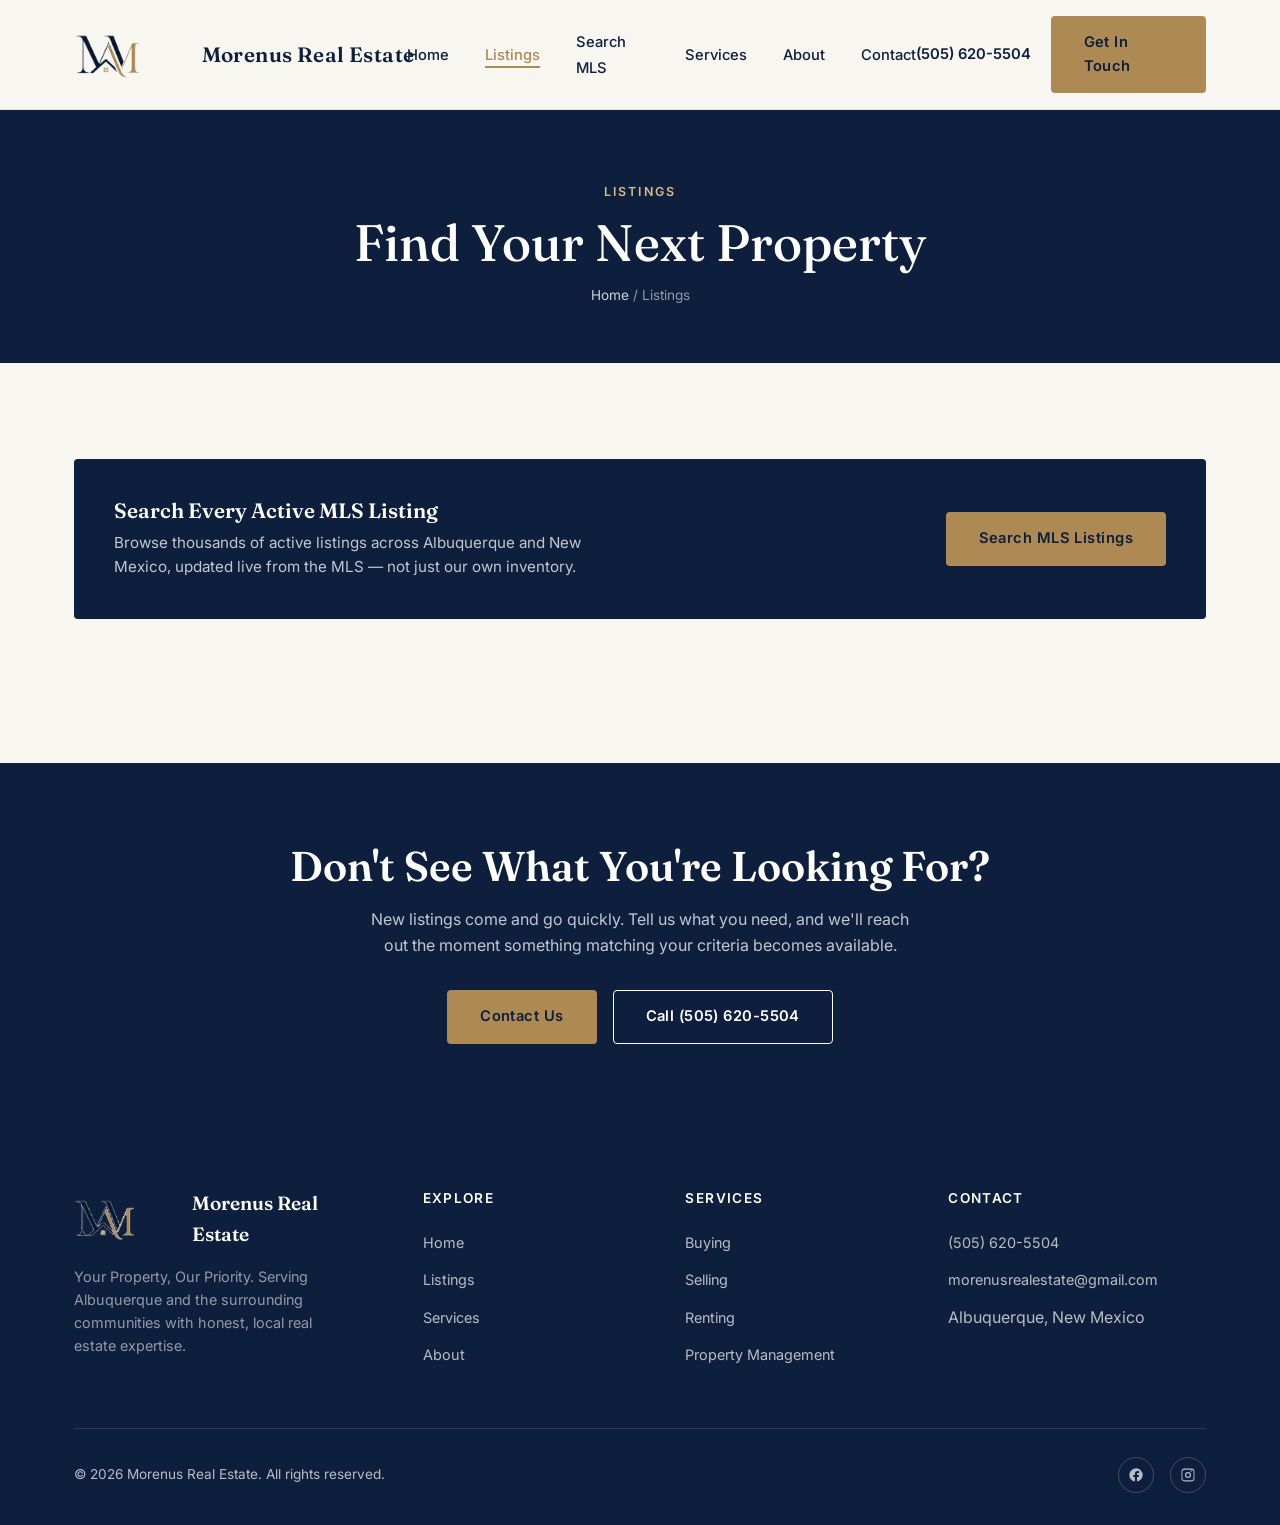
<file: listings.html>
<!DOCTYPE html>
<html lang="en">
<head>
  <meta charset="UTF-8" />
  <meta name="viewport" content="width=device-width, initial-scale=1.0" />
  <title>Listings | Morenus Real Estate</title>
  <meta name="description" content="Browse homes for sale and rent in Albuquerque, New Mexico with Morenus Real Estate." />
  <link rel="preconnect" href="https://fonts.googleapis.com">
  <link rel="preconnect" href="https://fonts.gstatic.com" crossorigin>
  <link href="https://fonts.googleapis.com/css2?family=Fraunces:wght@400;500;600;700&family=Inter:wght@400;500;600;700&display=swap" rel="stylesheet">
  <link rel="stylesheet" href="css/styles.css" />
</head>
<body>

  <!-- Header -->
  <header class="site-header">
    <nav class="nav container">
      <a href="index.html" class="nav-logo">
        <img src="images/logo.png" alt="Morenus Real Estate logo" />
        <span class="nav-logo-text">Morenus Real Estate</span>
      </a>
      <ul class="nav-links">
        <li><a href="index.html">Home</a></li>
        <li><a href="listings.html" class="active">Listings</a></li>
        <li><a href="http://link.flexmls.com/12kj54y7alsc,16" target="_blank" rel="noopener">Search MLS</a></li>
        <li><a href="services.html">Services</a></li>
        <li><a href="about.html">About</a></li>
        <li><a href="contact.html">Contact</a></li>
      </ul>
      <div class="nav-cta">
        <a href="tel:+15056205504" class="nav-phone">(505) 620-5504</a>
        <a href="contact.html" class="btn btn-primary">Get In Touch</a>
        <button class="nav-toggle" aria-label="Toggle menu">
          <span></span><span></span><span></span>
        </button>
      </div>
    </nav>
  </header>

  <!-- Page header -->
  <section class="page-header">
    <div class="container">
      <span class="eyebrow">Listings</span>
      <h1>Find Your Next Property</h1>
      <div class="breadcrumb"><a href="index.html">Home</a> / Listings</div>
    </div>
  </section>

  <!-- Listings -->
  <section>
    <div class="container">
      <div class="mls-banner">
        <div class="mls-banner-text">
          <h3>Search Every Active MLS Listing</h3>
          <p>Browse thousands of active listings across Albuquerque and New Mexico, updated live from the MLS — not just our own inventory.</p>
        </div>
        <a href="http://link.flexmls.com/12kj54y7alsc,16" target="_blank" rel="noopener" class="btn btn-primary">Search MLS Listings</a>
      </div>
    </div>
  </section>

  <!-- CTA -->
  <section class="cta-band">
    <div class="container">
      <h2>Don't See What You're Looking For?</h2>
      <p>New listings come and go quickly. Tell us what you need, and we'll reach out the moment something matching your criteria becomes available.</p>
      <div class="cta-buttons">
        <a href="contact.html" class="btn btn-primary">Contact Us</a>
        <a href="tel:+15056205504" class="btn btn-outline">Call (505) 620-5504</a>
      </div>
    </div>
  </section>

  <!-- Footer -->
  <footer class="site-footer">
    <div class="container">
      <div class="footer-grid">
        <div>
          <div class="footer-logo">
            <img src="images/logo.png" alt="Morenus Real Estate logo" />
            <span class="footer-logo-text">Morenus Real Estate</span>
          </div>
          <p class="footer-tagline">Your Property, Our Priority. Serving Albuquerque and the surrounding communities with honest, local real estate expertise.</p>
        </div>
        <div>
          <div class="footer-heading">Explore</div>
          <ul class="footer-links">
            <li><a href="index.html">Home</a></li>
            <li><a href="listings.html">Listings</a></li>
            <li><a href="services.html">Services</a></li>
            <li><a href="about.html">About</a></li>
          </ul>
        </div>
        <div>
          <div class="footer-heading">Services</div>
          <ul class="footer-links">
            <li><a href="services.html#buying">Buying</a></li>
            <li><a href="services.html#selling">Selling</a></li>
            <li><a href="services.html#renting">Renting</a></li>
            <li><a href="services.html#management">Property Management</a></li>
          </ul>
        </div>
        <div>
          <div class="footer-heading">Contact</div>
          <ul class="footer-links">
            <li><a href="tel:+15056205504">(505) 620-5504</a></li>
            <li><a href="mailto:morenusrealestate@gmail.com">morenusrealestate@gmail.com</a></li>
            <li>Albuquerque, New Mexico</li>
          </ul>
        </div>
      </div>
      <div class="footer-bottom">
        <div>&copy; 2026 Morenus Real Estate. All rights reserved.</div>
        <div class="footer-social">
          <a href="#" aria-label="Facebook"><svg viewBox="0 0 24 24"><path d="M22 12a10 10 0 1 0-11.6 9.9v-7H7.9V12h2.5V9.8c0-2.5 1.5-3.9 3.8-3.9 1.1 0 2.2.2 2.5.3v2.7h-1.4c-1.4 0-1.8.8-1.8 1.7V12h3.1l-.5 2.9h-2.6v7A10 10 0 0 0 22 12Z"/></svg></a>
          <a href="#" aria-label="Instagram"><svg viewBox="0 0 24 24"><path d="M12 2.2c3.2 0 3.6 0 4.85.07 1.17.05 2.62.27 3.6 1.25.98.98 1.2 2.43 1.25 3.6.06 1.25.07 1.65.07 4.85s0 3.6-.07 4.85c-.05 1.17-.27 2.62-1.25 3.6-.98.98-2.43 1.2-3.6 1.25-1.25.06-1.65.07-4.85.07s-3.6 0-4.85-.07c-1.17-.05-2.62-.27-3.6-1.25-.98-.98-1.2-2.43-1.25-3.6C2.2 15.6 2.2 15.2 2.2 12s0-3.6.07-4.85c.05-1.17.27-2.62 1.25-3.6.98-.98 2.43-1.2 3.6-1.25C8.4 2.2 8.8 2.2 12 2.2Zm0 1.8c-3.15 0-3.52 0-4.76.07-.97.04-1.99.23-2.7.94-.71.71-.9 1.73-.94 2.7C3.5 8.95 3.5 9.32 3.5 12s0 3.05.06 4.29c.04.97.23 1.99.94 2.7.71.71 1.73.9 2.7.94 1.24.06 1.61.06 4.76.06s3.52 0 4.76-.06c.97-.04 1.99-.23 2.7-.94.71-.71.9-1.73.94-2.7.06-1.24.06-1.61.06-4.29s0-3.05-.06-4.29c-.04-.97-.23-1.99-.94-2.7-.71-.71-1.73-.9-2.7-.94C15.52 4 15.15 4 12 4Zm0 3.4a4.6 4.6 0 1 1 0 9.2 4.6 4.6 0 0 1 0-9.2Zm0 1.8a2.8 2.8 0 1 0 0 5.6 2.8 2.8 0 0 0 0-5.6Zm5.85-3.25a1.1 1.1 0 1 1-2.2 0 1.1 1.1 0 0 1 2.2 0Z"/></svg></a>
        </div>
      </div>
    </div>
  </footer>

  <script src="js/main.js"></script>
</body>
</html>
</file>
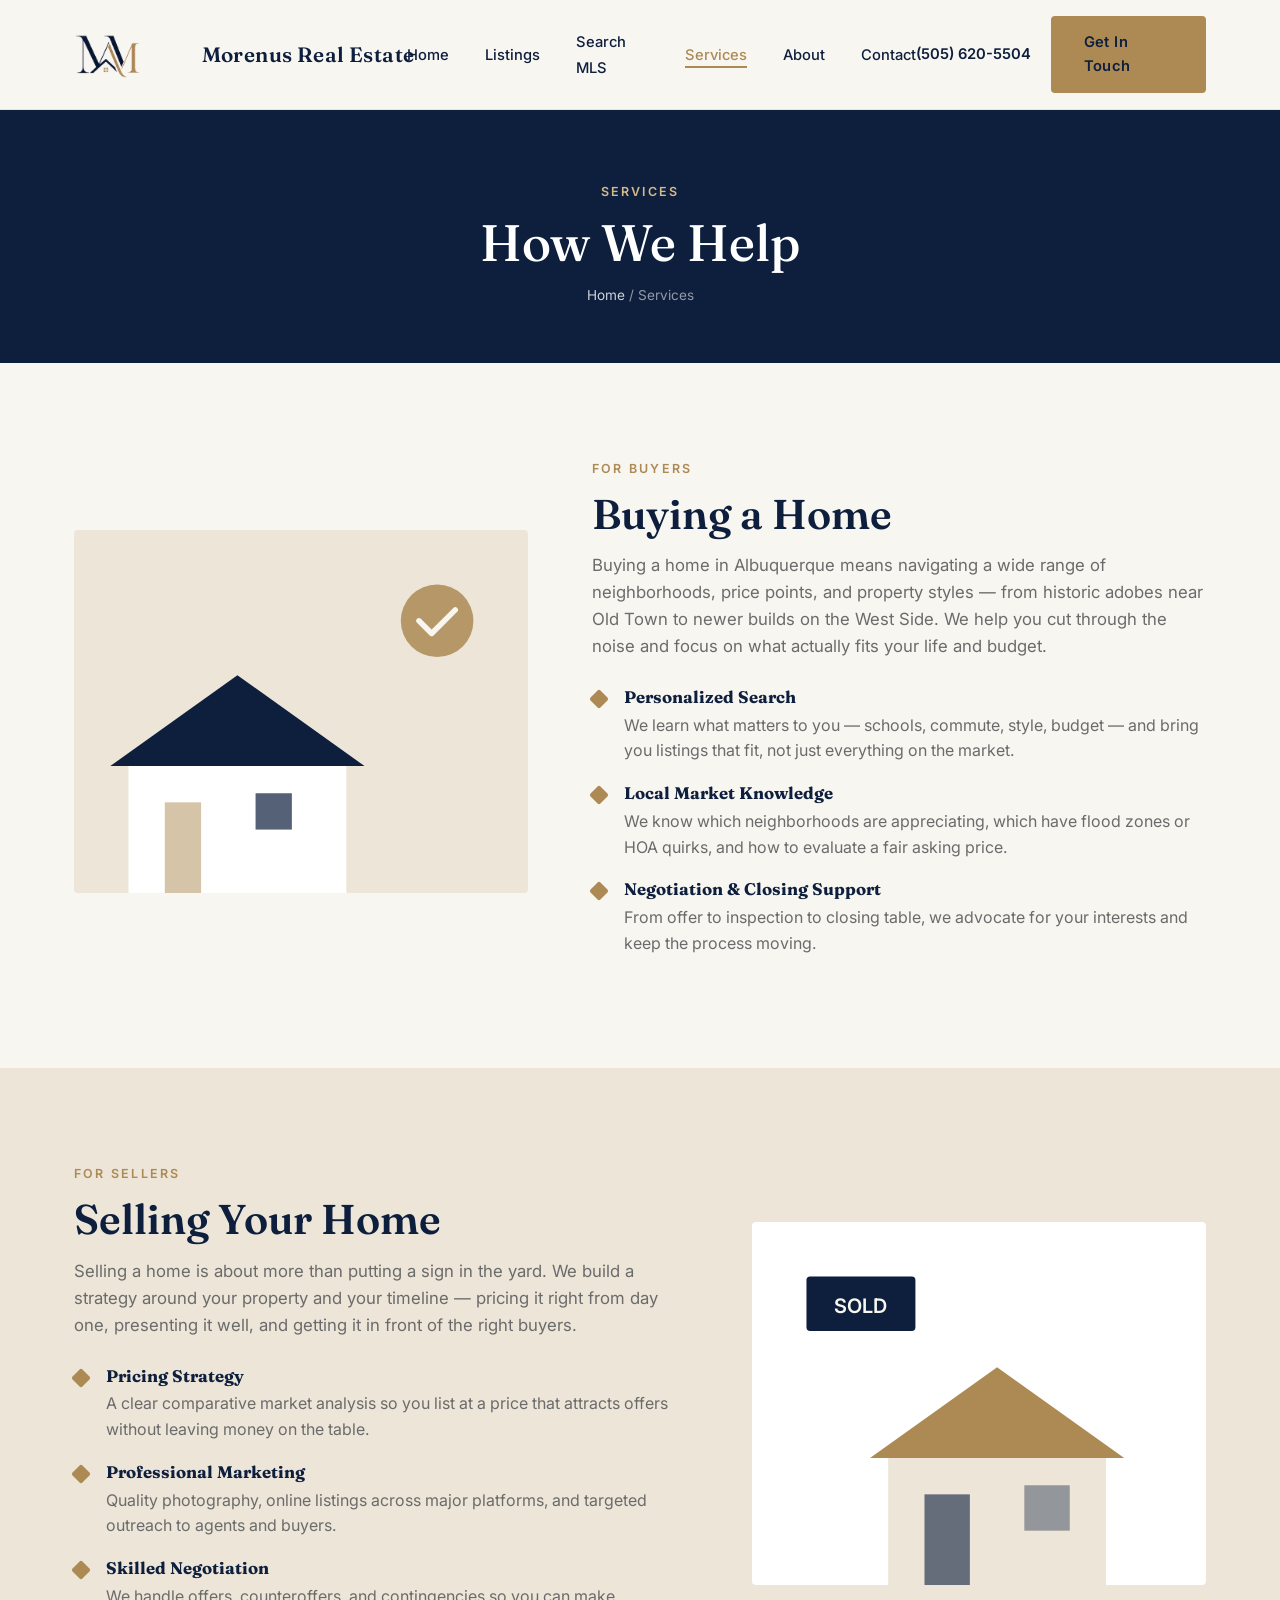
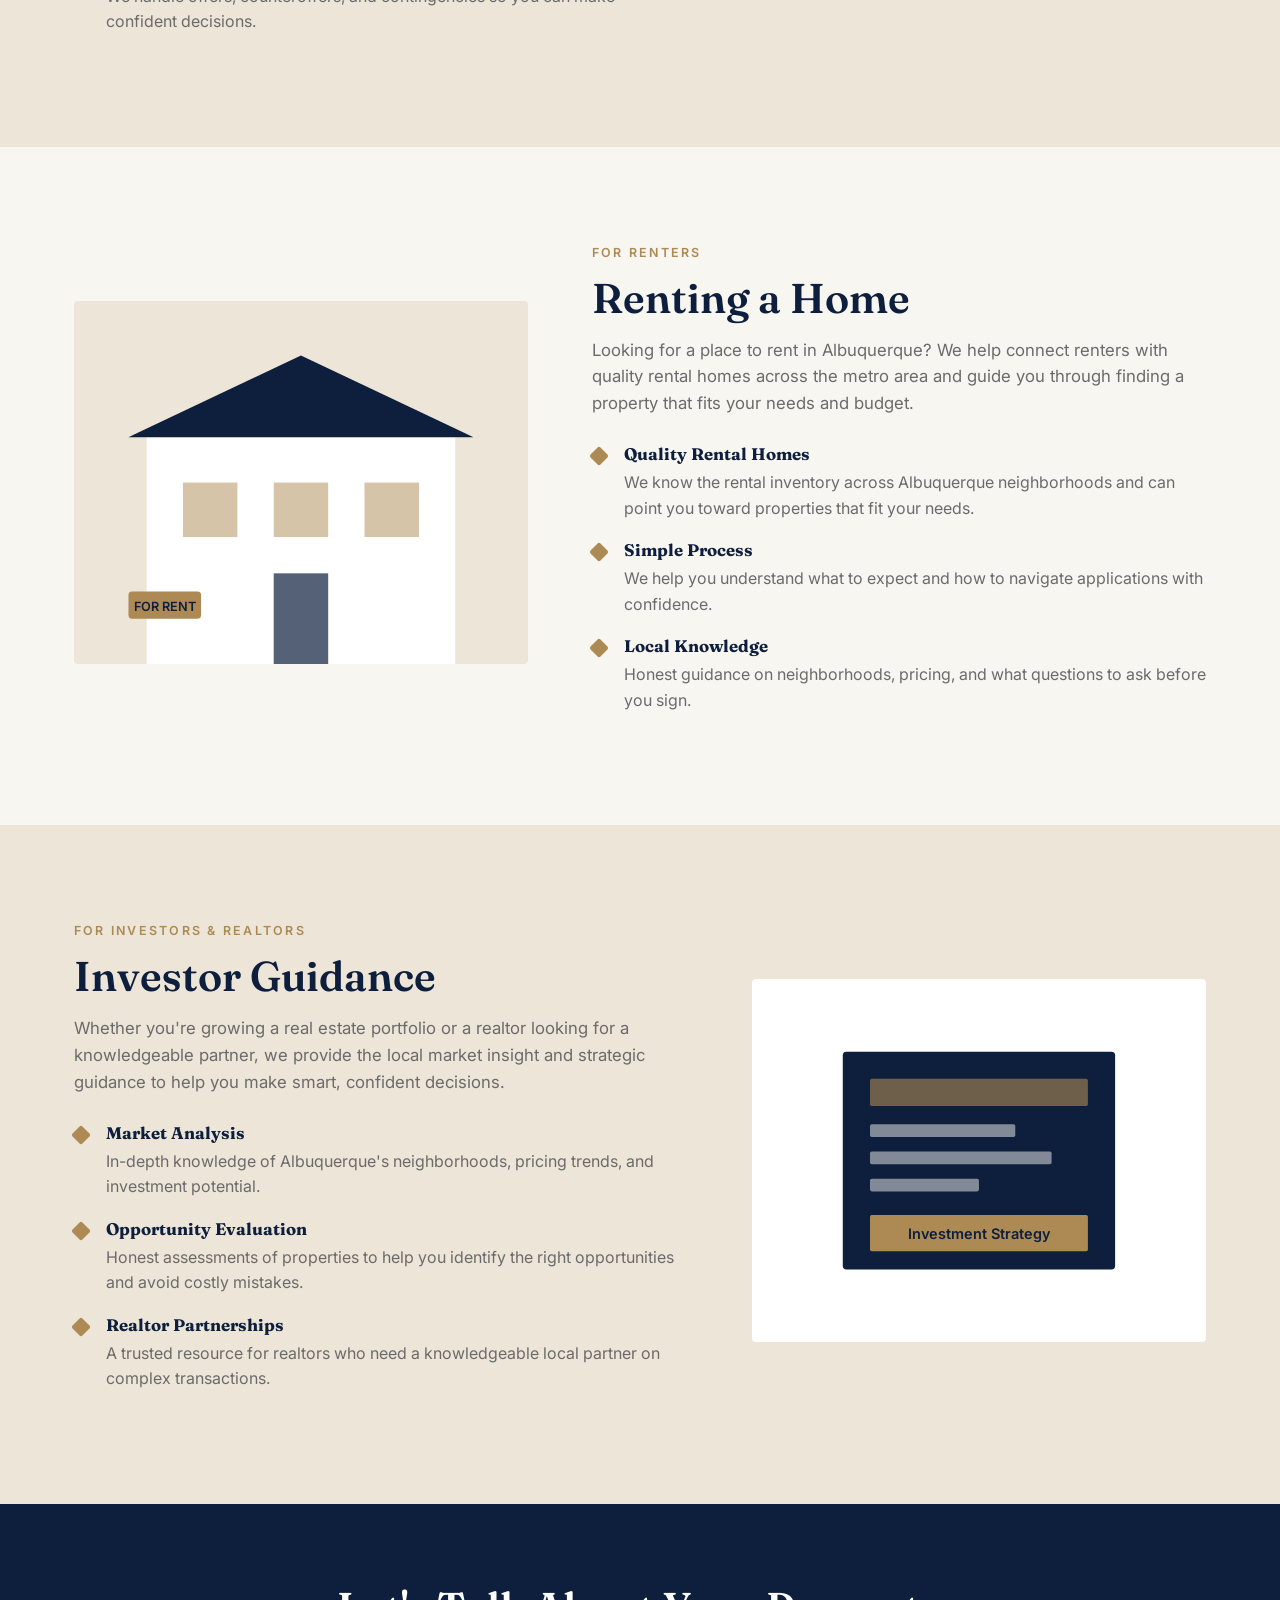
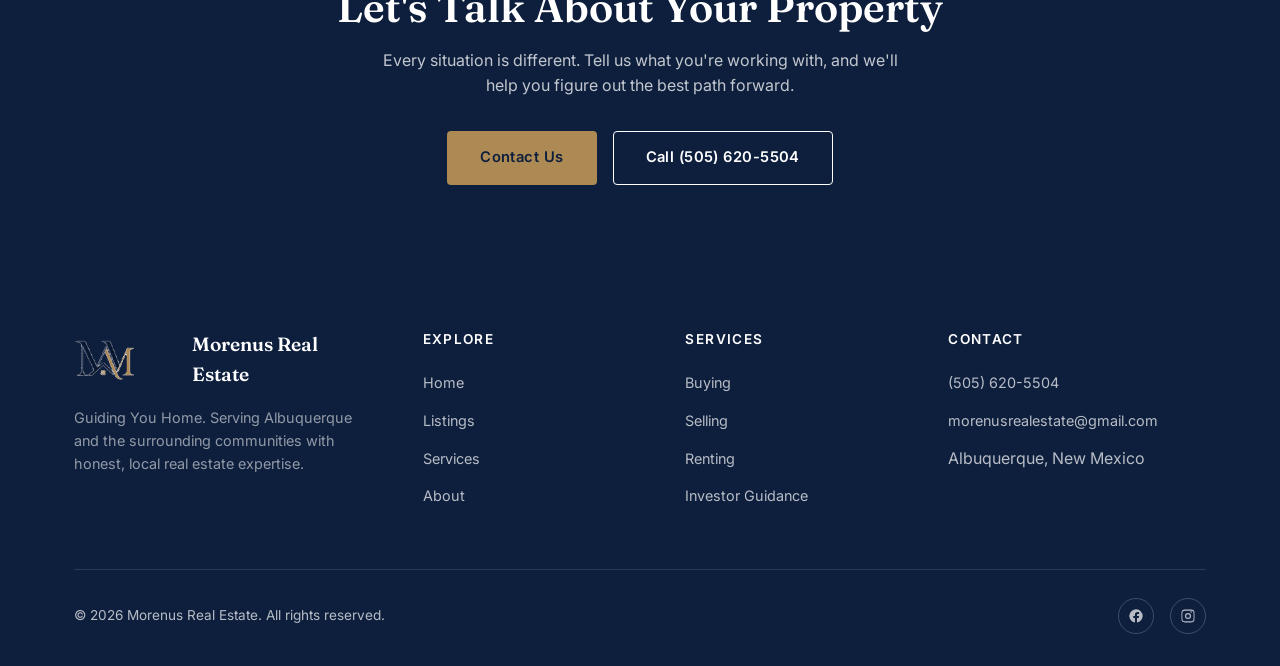
<file: services.html>
<!DOCTYPE html>
<html lang="en">
<head>
  <meta charset="UTF-8" />
  <meta name="viewport" content="width=device-width, initial-scale=1.0" />
  <title>Services | Morenus Real Estate</title>
  <meta name="description" content="Buying, selling, renting, and investor guidance services from Morenus Real Estate in Albuquerque, New Mexico." />
  <link rel="preconnect" href="https://fonts.googleapis.com">
  <link rel="preconnect" href="https://fonts.gstatic.com" crossorigin>
  <link href="https://fonts.googleapis.com/css2?family=Fraunces:wght@400;500;600;700&family=Inter:wght@400;500;600;700&display=swap" rel="stylesheet">
  <link rel="stylesheet" href="css/styles.css" />
</head>
<body>

  <!-- Header -->
  <header class="site-header">
    <nav class="nav container">
      <a href="index.html" class="nav-logo">
        <img src="images/logo.png" alt="Morenus Real Estate logo" />
        <span class="nav-logo-text">Morenus Real Estate</span>
      </a>
      <ul class="nav-links">
        <li><a href="index.html">Home</a></li>
        <li><a href="listings.html">Listings</a></li>
        <li><a href="http://link.flexmls.com/12kj54y7alsc,16" target="_blank" rel="noopener">Search MLS</a></li>
        <li><a href="services.html" class="active">Services</a></li>
        <li><a href="about.html">About</a></li>
        <li><a href="contact.html">Contact</a></li>
      </ul>
      <div class="nav-cta">
        <a href="tel:+15056205504" class="nav-phone">(505) 620-5504</a>
        <a href="contact.html" class="btn btn-primary">Get In Touch</a>
        <button class="nav-toggle" aria-label="Toggle menu">
          <span></span><span></span><span></span>
        </button>
      </div>
    </nav>
  </header>

  <!-- Page header -->
  <section class="page-header">
    <div class="container">
      <span class="eyebrow">Services</span>
      <h1>How We Help</h1>
      <div class="breadcrumb"><a href="index.html">Home</a> / Services</div>
    </div>
  </section>

  <!-- Buying -->
  <section id="buying">
    <div class="container about-split">
      <div class="about-img">
        <svg viewBox="0 0 500 400" xmlns="http://www.w3.org/2000/svg" style="border-radius:4px;" role="img" aria-label="Illustration representing the home buying process">
          <rect width="500" height="400" fill="#ECE5D8"/>
          <polygon points="60,400 60,260 180,180 300,260 300,400" fill="#FFFFFF"/>
          <polygon points="40,260 180,160 320,260" fill="#0E1F3D"/>
          <rect x="100" y="300" width="40" height="100" fill="#AD8A54" opacity="0.5"/>
          <rect x="200" y="290" width="40" height="40" fill="#0E1F3D" opacity="0.7"/>
          <circle cx="400" cy="100" r="40" fill="#AD8A54" opacity="0.85"/>
          <path d="M380 100l14 14 26-26" stroke="#F8F6F1" stroke-width="6" fill="none" stroke-linecap="round" stroke-linejoin="round"/>
        </svg>
      </div>
      <div>
        <span class="eyebrow">For Buyers</span>
        <h2>Buying a Home</h2>
        <p class="section-intro">
          Buying a home in Albuquerque means navigating a wide range of neighborhoods, price points, and property styles — from historic adobes near Old Town to newer builds on the West Side. We help you cut through the noise and focus on what actually fits your life and budget.
        </p>
        <ul class="value-list">
          <li><strong>Personalized Search</strong>We learn what matters to you — schools, commute, style, budget — and bring you listings that fit, not just everything on the market.</li>
          <li><strong>Local Market Knowledge</strong>We know which neighborhoods are appreciating, which have flood zones or HOA quirks, and how to evaluate a fair asking price.</li>
          <li><strong>Negotiation &amp; Closing Support</strong>From offer to inspection to closing table, we advocate for your interests and keep the process moving.</li>
        </ul>
      </div>
    </div>
  </section>

  <!-- Selling -->
  <section id="selling" class="section-alt">
    <div class="container about-split about-split-reverse">
      <div class="about-img">
        <svg viewBox="0 0 500 400" xmlns="http://www.w3.org/2000/svg" style="border-radius:4px;" role="img" aria-label="Illustration representing the home selling process">
          <rect width="500" height="400" fill="#FFFFFF"/>
          <polygon points="150,400 150,260 270,180 390,260 390,400" fill="#ECE5D8"/>
          <polygon points="130,260 270,160 410,260" fill="#AD8A54"/>
          <rect x="190" y="300" width="50" height="100" fill="#0E1F3D" opacity="0.6"/>
          <rect x="300" y="290" width="50" height="50" fill="#0E1F3D" opacity="0.4"/>
          <rect x="60" y="60" width="120" height="60" rx="4" fill="#0E1F3D"/>
          <text x="120" y="100" font-size="22" fill="#F8F6F1" text-anchor="middle" font-family="Inter" font-weight="600">SOLD</text>
        </svg>
      </div>
      <div>
        <span class="eyebrow">For Sellers</span>
        <h2>Selling Your Home</h2>
        <p class="section-intro">
          Selling a home is about more than putting a sign in the yard. We build a strategy around your property and your timeline — pricing it right from day one, presenting it well, and getting it in front of the right buyers.
        </p>
        <ul class="value-list">
          <li><strong>Pricing Strategy</strong>A clear comparative market analysis so you list at a price that attracts offers without leaving money on the table.</li>
          <li><strong>Professional Marketing</strong>Quality photography, online listings across major platforms, and targeted outreach to agents and buyers.</li>
          <li><strong>Skilled Negotiation</strong>We handle offers, counteroffers, and contingencies so you can make confident decisions.</li>
        </ul>
      </div>
    </div>
  </section>

  <!-- Renting -->
  <section id="renting">
    <div class="container about-split">
      <div class="about-img">
        <svg viewBox="0 0 500 400" xmlns="http://www.w3.org/2000/svg" style="border-radius:4px;" role="img" aria-label="Illustration representing rental homes">
          <rect width="500" height="400" fill="#ECE5D8"/>
          <rect x="80" y="150" width="340" height="250" fill="#FFFFFF"/>
          <polygon points="60,150 250,60 440,150" fill="#0E1F3D"/>
          <rect x="120" y="200" width="60" height="60" fill="#AD8A54" opacity="0.5"/>
          <rect x="220" y="200" width="60" height="60" fill="#AD8A54" opacity="0.5"/>
          <rect x="320" y="200" width="60" height="60" fill="#AD8A54" opacity="0.5"/>
          <rect x="220" y="300" width="60" height="100" fill="#0E1F3D" opacity="0.7"/>
          <rect x="60" y="320" width="80" height="30" rx="4" fill="#AD8A54"/>
          <text x="100" y="341" font-size="14" fill="#0E1F3D" text-anchor="middle" font-family="Inter" font-weight="600">FOR RENT</text>
        </svg>
      </div>
      <div>
        <span class="eyebrow">For Renters</span>
        <h2>Renting a Home</h2>
        <p class="section-intro">
          Looking for a place to rent in Albuquerque? We help connect renters with quality rental homes across the metro area and guide you through finding a property that fits your needs and budget.
        </p>
        <ul class="value-list">
          <li><strong>Quality Rental Homes</strong>We know the rental inventory across Albuquerque neighborhoods and can point you toward properties that fit your needs.</li>
          <li><strong>Simple Process</strong>We help you understand what to expect and how to navigate applications with confidence.</li>
          <li><strong>Local Knowledge</strong>Honest guidance on neighborhoods, pricing, and what questions to ask before you sign.</li>
        </ul>
      </div>
    </div>
  </section>

  <!-- Investor Guidance -->
  <section id="investing" class="section-alt">
    <div class="container about-split about-split-reverse">
      <div class="about-img">
        <svg viewBox="0 0 500 400" xmlns="http://www.w3.org/2000/svg" style="border-radius:4px;" role="img" aria-label="Illustration representing investor and realtor guidance">
          <rect width="500" height="400" fill="#FFFFFF"/>
          <rect x="100" y="80" width="300" height="240" rx="4" fill="#0E1F3D"/>
          <rect x="130" y="110" width="240" height="30" rx="2" fill="#AD8A54" opacity="0.6"/>
          <rect x="130" y="160" width="160" height="14" rx="2" fill="#F8F6F1" opacity="0.5"/>
          <rect x="130" y="190" width="200" height="14" rx="2" fill="#F8F6F1" opacity="0.5"/>
          <rect x="130" y="220" width="120" height="14" rx="2" fill="#F8F6F1" opacity="0.5"/>
          <rect x="130" y="260" width="240" height="40" rx="2" fill="#AD8A54"/>
          <text x="250" y="286" font-size="16" fill="#0E1F3D" text-anchor="middle" font-family="Inter" font-weight="600">Investment Strategy</text>
        </svg>
      </div>
      <div>
        <span class="eyebrow">For Investors &amp; Realtors</span>
        <h2>Investor Guidance</h2>
        <p class="section-intro">
          Whether you're growing a real estate portfolio or a realtor looking for a knowledgeable partner, we provide the local market insight and strategic guidance to help you make smart, confident decisions.
        </p>
        <ul class="value-list">
          <li><strong>Market Analysis</strong>In-depth knowledge of Albuquerque's neighborhoods, pricing trends, and investment potential.</li>
          <li><strong>Opportunity Evaluation</strong>Honest assessments of properties to help you identify the right opportunities and avoid costly mistakes.</li>
          <li><strong>Realtor Partnerships</strong>A trusted resource for realtors who need a knowledgeable local partner on complex transactions.</li>
        </ul>
      </div>
    </div>
  </section>

  <!-- CTA -->
  <section class="cta-band">
    <div class="container">
      <h2>Let's Talk About Your Property</h2>
      <p>Every situation is different. Tell us what you're working with, and we'll help you figure out the best path forward.</p>
      <div class="cta-buttons">
        <a href="contact.html" class="btn btn-primary">Contact Us</a>
        <a href="tel:+15056205504" class="btn btn-outline">Call (505) 620-5504</a>
      </div>
    </div>
  </section>

  <!-- Footer -->
  <footer class="site-footer">
    <div class="container">
      <div class="footer-grid">
        <div>
          <div class="footer-logo">
            <img src="images/logo.png" alt="Morenus Real Estate logo" />
            <span class="footer-logo-text">Morenus Real Estate</span>
          </div>
          <p class="footer-tagline">Guiding You Home. Serving Albuquerque and the surrounding communities with honest, local real estate expertise.</p>
        </div>
        <div>
          <div class="footer-heading">Explore</div>
          <ul class="footer-links">
            <li><a href="index.html">Home</a></li>
            <li><a href="listings.html">Listings</a></li>
            <li><a href="services.html">Services</a></li>
            <li><a href="about.html">About</a></li>
          </ul>
        </div>
        <div>
          <div class="footer-heading">Services</div>
          <ul class="footer-links">
            <li><a href="services.html#buying">Buying</a></li>
            <li><a href="services.html#selling">Selling</a></li>
            <li><a href="services.html#renting">Renting</a></li>
            <li><a href="services.html#investing">Investor Guidance</a></li>
          </ul>
        </div>
        <div>
          <div class="footer-heading">Contact</div>
          <ul class="footer-links">
            <li><a href="tel:+15056205504">(505) 620-5504</a></li>
            <li><a href="mailto:morenusrealestate@gmail.com">morenusrealestate@gmail.com</a></li>
            <li>Albuquerque, New Mexico</li>
          </ul>
        </div>
      </div>
      <div class="footer-bottom">
        <div>&copy; 2026 Morenus Real Estate. All rights reserved.</div>
        <div class="footer-social">
          <a href="#" aria-label="Facebook"><svg viewBox="0 0 24 24"><path d="M22 12a10 10 0 1 0-11.6 9.9v-7H7.9V12h2.5V9.8c0-2.5 1.5-3.9 3.8-3.9 1.1 0 2.2.2 2.5.3v2.7h-1.4c-1.4 0-1.8.8-1.8 1.7V12h3.1l-.5 2.9h-2.6v7A10 10 0 0 0 22 12Z"/></svg></a>
          <a href="#" aria-label="Instagram"><svg viewBox="0 0 24 24"><path d="M12 2.2c3.2 0 3.6 0 4.85.07 1.17.05 2.62.27 3.6 1.25.98.98 1.2 2.43 1.25 3.6.06 1.25.07 1.65.07 4.85s0 3.6-.07 4.85c-.05 1.17-.27 2.62-1.25 3.6-.98.98-2.43 1.2-3.6 1.25-1.25.06-1.65.07-4.85.07s-3.6 0-4.85-.07c-1.17-.05-2.62-.27-3.6-1.25-.98-.98-1.2-2.43-1.25-3.6C2.2 15.6 2.2 15.2 2.2 12s0-3.6.07-4.85c.05-1.17.27-2.62 1.25-3.6.98-.98 2.43-1.2 3.6-1.25C8.4 2.2 8.8 2.2 12 2.2Zm0 1.8c-3.15 0-3.52 0-4.76.07-.97.04-1.99.23-2.7.94-.71.71-.9 1.73-.94 2.7C3.5 8.95 3.5 9.32 3.5 12s0 3.05.06 4.29c.04.97.23 1.99.94 2.7.71.71 1.73.9 2.7.94 1.24.06 1.61.06 4.76.06s3.52 0 4.76-.06c.97-.04 1.99-.23 2.7-.94.71-.71.9-1.73.94-2.7.06-1.24.06-1.61.06-4.29s0-3.05-.06-4.29c-.04-.97-.23-1.99-.94-2.7-.71-.71-1.73-.9-2.7-.94C15.52 4 15.15 4 12 4Zm0 3.4a4.6 4.6 0 1 1 0 9.2 4.6 4.6 0 0 1 0-9.2Zm0 1.8a2.8 2.8 0 1 0 0 5.6 2.8 2.8 0 0 0 0-5.6Zm5.85-3.25a1.1 1.1 0 1 1-2.2 0 1.1 1.1 0 0 1 2.2 0Z"/></svg></a>
        </div>
      </div>
    </div>
  </footer>

  <script src="js/main.js"></script>
</body>
</html>
</file>
<file: css/styles.css>
/* ============================================
   Morenus Real Estate — Design Tokens
   ============================================ */
:root {
  --navy: #0E1F3D;
  --navy-light: #1B3358;
  --gold: #AD8A54;
  --gold-light: #D4B98A;
  --cream: #F8F6F1;
  --sand: #ECE5D8;
  --charcoal: #2B2B2B;
  --grey-text: #6B6B6B;
  --white: #FFFFFF;

  --font-display: 'Fraunces', Georgia, serif;
  --font-body: 'Inter', -apple-system, BlinkMacSystemFont, sans-serif;

  --max-width: 1180px;
  --radius: 4px;
  --transition: 0.25s ease;
}

* {
  margin: 0;
  padding: 0;
  box-sizing: border-box;
}

html {
  scroll-behavior: smooth;
}

body {
  font-family: var(--font-body);
  color: var(--charcoal);
  background: var(--cream);
  line-height: 1.6;
  font-size: 16px;
}

img {
  max-width: 100%;
  display: block;
}

a {
  text-decoration: none;
  color: inherit;
}

.container {
  max-width: var(--max-width);
  margin: 0 auto;
  padding: 0 24px;
}

/* ============================================
   Typography
   ============================================ */
h1, h2, h3, h4 {
  font-family: var(--font-display);
  font-weight: 600;
  color: var(--navy);
  line-height: 1.15;
}

h1 { font-size: clamp(2.5rem, 5vw, 4rem); font-weight: 500; }
h2 { font-size: clamp(1.9rem, 3.5vw, 2.6rem); }
h3 { font-size: 1.3rem; }

.eyebrow {
  font-family: var(--font-body);
  font-size: 0.78rem;
  font-weight: 600;
  letter-spacing: 0.18em;
  text-transform: uppercase;
  color: var(--gold);
  display: block;
  margin-bottom: 12px;
}

.section-intro {
  max-width: 640px;
  color: var(--grey-text);
  font-size: 1.05rem;
  margin-top: 14px;
}

.section-head {
  margin-bottom: 48px;
}

.section-head.center {
  text-align: center;
  margin-left: auto;
  margin-right: auto;
}

.section-head.center .section-intro {
  margin-left: auto;
  margin-right: auto;
}

/* ============================================
   Buttons
   ============================================ */
.btn {
  display: inline-block;
  font-family: var(--font-body);
  font-weight: 600;
  font-size: 0.92rem;
  letter-spacing: 0.03em;
  padding: 14px 32px;
  border-radius: var(--radius);
  border: 1px solid transparent;
  cursor: pointer;
  transition: var(--transition);
}

.btn-primary {
  background: var(--gold);
  color: var(--navy);
}

.btn-primary:hover {
  background: var(--gold-light);
}

.btn-outline {
  background: transparent;
  border: 1px solid var(--white);
  color: var(--white);
}

.btn-outline:hover {
  background: rgba(255,255,255,0.12);
}

.btn-outline-dark {
  background: transparent;
  border: 1px solid var(--navy);
  color: var(--navy);
}

.btn-outline-dark:hover {
  background: var(--navy);
  color: var(--white);
}

/* ============================================
   Header / Nav
   ============================================ */
.site-header {
  position: sticky;
  top: 0;
  z-index: 100;
  background: var(--cream);
  border-bottom: 1px solid rgba(14,31,61,0.08);
}

.nav {
  display: flex;
  align-items: center;
  justify-content: space-between;
  padding: 16px 24px;
}

.nav-logo {
  display: flex;
  align-items: center;
  gap: 12px;
}

.nav-logo img {
  height: 48px;
  width: auto;
}

.nav-logo-text {
  font-family: var(--font-display);
  font-size: 1.3rem;
  color: var(--navy);
  font-weight: 600;
  letter-spacing: 0.02em;
  white-space: nowrap;
}

.nav-links {
  display: flex;
  align-items: center;
  gap: 36px;
  list-style: none;
}

.nav-links a {
  font-size: 0.92rem;
  font-weight: 500;
  color: var(--navy);
  position: relative;
  padding-bottom: 4px;
  transition: var(--transition);
}

.nav-links a::after {
  content: '';
  position: absolute;
  left: 0;
  bottom: 0;
  width: 0;
  height: 2px;
  background: var(--gold);
  transition: var(--transition);
}

.nav-links a:hover::after,
.nav-links a.active::after {
  width: 100%;
}

.nav-links a.active {
  color: var(--gold);
}

.nav-cta {
  display: flex;
  align-items: center;
  gap: 20px;
}

.nav-phone {
  font-weight: 600;
  font-size: 0.92rem;
  color: var(--navy);
  white-space: nowrap;
}

.nav-toggle {
  display: none;
  background: none;
  border: none;
  cursor: pointer;
  flex-direction: column;
  gap: 5px;
  padding: 8px;
}

.nav-toggle span {
  display: block;
  width: 24px;
  height: 2px;
  background: var(--navy);
}

/* ============================================
   Hero
   ============================================ */
.hero {
  position: relative;
  background: var(--navy);
  color: var(--white);
  overflow: hidden;
  padding: 100px 0 0;
}

.hero-content {
  display: grid;
  grid-template-columns: 1.1fr 0.9fr;
  gap: 60px;
  align-items: center;
  padding-bottom: 80px;
}

.hero-text .eyebrow {
  color: var(--gold-light);
}

.hero h1 {
  color: var(--white);
  margin-bottom: 22px;
}

.hero h1 span {
  color: var(--gold-light);
}

.hero p {
  font-size: 1.1rem;
  color: rgba(255,255,255,0.78);
  max-width: 480px;
  margin-bottom: 36px;
}

.hero-buttons {
  display: flex;
  gap: 16px;
  flex-wrap: wrap;
}

.hero-stats {
  display: flex;
  gap: 48px;
  margin-top: 56px;
  padding-top: 32px;
  border-top: 1px solid rgba(255,255,255,0.15);
}

.hero-stat-num {
  font-family: var(--font-display);
  font-size: 2.2rem;
  color: var(--gold-light);
  font-weight: 600;
}

.hero-stat-label {
  font-size: 0.85rem;
  color: rgba(255,255,255,0.65);
  margin-top: 4px;
}

/* Roofline graphic */
.hero-graphic {
  position: relative;
  height: 420px;
}

.roofline-svg {
  width: 100%;
  height: 100%;
}

/* Mountain divider — signature element */
.roofline-divider {
  width: 100%;
  display: block;
  height: 60px;
}

/* ============================================
   Trust Bar
   ============================================ */
.trust-bar {
  background: var(--sand);
  padding: 28px 0;
}

.trust-bar .container {
  display: flex;
  justify-content: space-around;
  align-items: center;
  flex-wrap: wrap;
  gap: 24px;
  text-align: center;
}

.trust-item {
  font-family: var(--font-display);
  font-size: 0.95rem;
  color: var(--navy);
  font-weight: 600;
  letter-spacing: 0.04em;
}

.trust-item span {
  display: block;
  font-family: var(--font-body);
  font-size: 0.78rem;
  font-weight: 400;
  color: var(--grey-text);
  letter-spacing: 0.02em;
  margin-top: 2px;
}

/* ============================================
   Generic Sections
   ============================================ */
section {
  padding: 96px 0;
}

.section-alt {
  background: var(--sand);
}

.section-navy {
  background: var(--navy);
  color: var(--white);
}

.section-navy h2,
.section-navy h3 {
  color: var(--white);
}

/* ============================================
   Services Grid
   ============================================ */
.services-grid {
  display: grid;
  grid-template-columns: repeat(3, 1fr);
  gap: 32px;
}

.service-card {
  background: var(--white);
  padding: 40px 32px;
  border-radius: var(--radius);
  border: 1px solid rgba(14,31,61,0.06);
  transition: var(--transition);
}

.service-card:hover {
  transform: translateY(-4px);
  box-shadow: 0 16px 40px rgba(14,31,61,0.08);
}

.service-icon {
  width: 52px;
  height: 52px;
  margin-bottom: 24px;
}

.service-card h3 {
  margin-bottom: 12px;
}

.service-card p {
  color: var(--grey-text);
  font-size: 0.95rem;
}

.service-detail {
  margin-top: 16px;
  padding-top: 16px;
  border-top: 1px solid rgba(14,31,61,0.08);
  font-size: 0.88rem;
  color: var(--grey-text);
}

.service-detail strong {
  color: var(--navy);
}

/* ============================================
   Listings
   ============================================ */
.listings-grid {
  display: grid;
  grid-template-columns: repeat(3, 1fr);
  gap: 32px;
}

.listing-card {
  background: var(--white);
  border-radius: var(--radius);
  overflow: hidden;
  border: 1px solid rgba(14,31,61,0.06);
  transition: var(--transition);
}

.listing-card:hover {
  box-shadow: 0 16px 40px rgba(14,31,61,0.1);
  transform: translateY(-4px);
}

.listing-image {
  position: relative;
  aspect-ratio: 4/3;
  overflow: hidden;
}

.listing-image img {
  width: 100%;
  height: 100%;
  object-fit: cover;
}

.listing-tag {
  position: absolute;
  top: 16px;
  left: 16px;
  background: var(--navy);
  color: var(--white);
  font-size: 0.72rem;
  font-weight: 600;
  letter-spacing: 0.08em;
  text-transform: uppercase;
  padding: 6px 12px;
  border-radius: var(--radius);
}

.listing-tag.tag-sold {
  background: var(--gold);
  color: var(--navy);
}

.listing-body {
  padding: 24px;
}

.listing-price {
  font-family: var(--font-display);
  font-size: 1.5rem;
  color: var(--navy);
  font-weight: 600;
  margin-bottom: 6px;
}

.listing-address {
  font-size: 0.92rem;
  color: var(--grey-text);
  margin-bottom: 16px;
}

.listing-specs {
  display: flex;
  gap: 18px;
  font-size: 0.85rem;
  color: var(--navy);
  font-weight: 500;
  padding-top: 16px;
  border-top: 1px solid rgba(14,31,61,0.06);
}

.listing-specs span {
  display: flex;
  align-items: center;
  gap: 6px;
}

.placeholder-note {
  text-align: center;
  margin-top: 40px;
  padding: 20px;
  background: var(--sand);
  border-radius: var(--radius);
  font-size: 0.9rem;
  color: var(--grey-text);
}

/* ============================================
   Team / About
   ============================================ */
.team-grid {
  display: grid;
  grid-template-columns: repeat(3, 1fr);
  gap: 32px;
}

.team-card {
  text-align: center;
}

.team-photo {
  aspect-ratio: 4/5;
  border-radius: var(--radius);
  overflow: hidden;
  margin-bottom: 20px;
  background: var(--sand);
}

.team-photo img {
  width: 100%;
  height: 100%;
  object-fit: cover;
}

.team-card h3 {
  margin-bottom: 4px;
}

.team-role {
  font-size: 0.85rem;
  color: var(--gold);
  font-weight: 600;
  letter-spacing: 0.06em;
  text-transform: uppercase;
  margin-bottom: 12px;
}

.team-bio {
  font-size: 0.92rem;
  color: var(--grey-text);
}

/* About page split layout */
.about-split {
  display: grid;
  grid-template-columns: 0.85fr 1.15fr;
  gap: 64px;
  align-items: center;
}

.about-split img {
  border-radius: var(--radius);
  width: 100%;
}

.about-split-reverse {
  grid-template-columns: 1.15fr 0.85fr;
}

.about-split-reverse .about-img {
  order: 2;
}

.value-list {
  list-style: none;
  margin-top: 24px;
}

.value-list li {
  padding-left: 32px;
  position: relative;
  margin-bottom: 16px;
  color: var(--grey-text);
}

.value-list li::before {
  content: '';
  position: absolute;
  left: 0;
  top: 8px;
  width: 14px;
  height: 14px;
  background: var(--gold);
  border-radius: 2px;
  transform: rotate(45deg);
}

.value-list strong {
  color: var(--navy);
  display: block;
  font-family: var(--font-display);
  font-size: 1.05rem;
  margin-bottom: 2px;
}

/* ============================================
   Testimonials
   ============================================ */
.testimonials-grid {
  display: grid;
  grid-template-columns: repeat(3, 1fr);
  gap: 32px;
}

.testimonial-card {
  background: var(--white);
  padding: 36px 32px;
  border-radius: var(--radius);
  border-top: 3px solid var(--gold);
}

.testimonial-stars {
  color: var(--gold);
  font-size: 1.1rem;
  margin-bottom: 16px;
  letter-spacing: 2px;
}

.testimonial-quote {
  font-style: italic;
  color: var(--charcoal);
  margin-bottom: 20px;
}

.testimonial-author {
  font-weight: 600;
  color: var(--navy);
  font-size: 0.92rem;
}

.testimonial-location {
  font-size: 0.82rem;
  color: var(--grey-text);
}

/* ============================================
   CTA Band
   ============================================ */
.cta-band {
  background: var(--navy);
  color: var(--white);
  text-align: center;
  padding: 80px 0;
}

.cta-band h2 {
  color: var(--white);
  margin-bottom: 16px;
}

.cta-band p {
  color: rgba(255,255,255,0.75);
  margin-bottom: 32px;
  max-width: 540px;
  margin-left: auto;
  margin-right: auto;
}

.cta-buttons {
  display: flex;
  gap: 16px;
  justify-content: center;
  flex-wrap: wrap;
}

/* ============================================
   Contact Page
   ============================================ */
.contact-grid {
  display: grid;
  grid-template-columns: 1fr 1fr;
  gap: 64px;
}

.contact-info-item {
  display: flex;
  gap: 16px;
  margin-bottom: 28px;
}

.contact-icon {
  width: 44px;
  height: 44px;
  background: var(--sand);
  border-radius: var(--radius);
  display: flex;
  align-items: center;
  justify-content: center;
  flex-shrink: 0;
}

.contact-icon svg {
  width: 22px;
  height: 22px;
}

.contact-info-item h4 {
  font-size: 1rem;
  margin-bottom: 4px;
}

.contact-info-item p,
.contact-info-item a {
  color: var(--grey-text);
  font-size: 0.95rem;
}

.contact-info-item a:hover {
  color: var(--gold);
}

.map-wrap {
  margin-top: 32px;
  border-radius: var(--radius);
  overflow: hidden;
  border: 1px solid rgba(14,31,61,0.08);
}

.map-wrap iframe {
  width: 100%;
  height: 280px;
  border: 0;
  display: block;
}

/* Form */
.contact-form {
  background: var(--white);
  padding: 40px;
  border-radius: var(--radius);
  border: 1px solid rgba(14,31,61,0.06);
}

.form-group {
  margin-bottom: 20px;
}

.form-row {
  display: grid;
  grid-template-columns: 1fr 1fr;
  gap: 20px;
}

.form-group label {
  display: block;
  font-size: 0.85rem;
  font-weight: 600;
  color: var(--navy);
  margin-bottom: 8px;
}

.form-group input,
.form-group select,
.form-group textarea {
  width: 100%;
  padding: 12px 14px;
  border: 1px solid rgba(14,31,61,0.15);
  border-radius: var(--radius);
  font-family: var(--font-body);
  font-size: 0.95rem;
  background: var(--cream);
  color: var(--charcoal);
}

.form-group input:focus,
.form-group select:focus,
.form-group textarea:focus {
  outline: 2px solid var(--gold);
  outline-offset: 1px;
  border-color: var(--gold);
}

.form-group textarea {
  resize: vertical;
  min-height: 120px;
}

.form-note {
  font-size: 0.82rem;
  color: var(--grey-text);
  margin-top: 12px;
}

/* ============================================
   Footer
   ============================================ */
.site-footer {
  background: var(--navy);
  color: rgba(255,255,255,0.7);
  padding: 64px 0 32px;
}

.footer-grid {
  display: grid;
  grid-template-columns: 1.4fr 1fr 1fr 1.2fr;
  gap: 48px;
  margin-bottom: 48px;
}

.footer-logo {
  display: flex;
  align-items: center;
  gap: 12px;
  margin-bottom: 16px;
}

.footer-logo img {
  height: 44px;
}

.footer-logo-text {
  font-family: var(--font-display);
  font-size: 1.2rem;
  color: var(--white);
  font-weight: 600;
}

.footer-tagline {
  font-size: 0.9rem;
  color: rgba(255,255,255,0.55);
  max-width: 280px;
}

.footer-heading {
  color: var(--white);
  font-size: 0.85rem;
  font-weight: 600;
  letter-spacing: 0.1em;
  text-transform: uppercase;
  margin-bottom: 20px;
}

.footer-links {
  list-style: none;
}

.footer-links li {
  margin-bottom: 12px;
}

.footer-links a {
  font-size: 0.9rem;
  transition: var(--transition);
}

.footer-links a:hover {
  color: var(--gold-light);
}

.footer-bottom {
  border-top: 1px solid rgba(255,255,255,0.12);
  padding-top: 28px;
  display: flex;
  justify-content: space-between;
  align-items: center;
  flex-wrap: wrap;
  gap: 16px;
  font-size: 0.85rem;
}

.footer-social {
  display: flex;
  gap: 16px;
}

.footer-social a {
  width: 36px;
  height: 36px;
  border-radius: 50%;
  border: 1px solid rgba(255,255,255,0.2);
  display: flex;
  align-items: center;
  justify-content: center;
  transition: var(--transition);
}

.footer-social a:hover {
  background: var(--gold);
  border-color: var(--gold);
}

.footer-social svg {
  width: 16px;
  height: 16px;
  fill: currentColor;
}

/* ============================================
   Page Header (for non-home pages)
   ============================================ */
.page-header {
  background: var(--navy);
  color: var(--white);
  padding: 72px 0 56px;
  text-align: center;
}

.page-header h1 {
  color: var(--white);
  font-size: clamp(2.2rem, 4.5vw, 3.2rem);
}

.page-header .eyebrow {
  color: var(--gold-light);
}

.breadcrumb {
  font-size: 0.85rem;
  color: rgba(255,255,255,0.55);
  margin-top: 12px;
}

.breadcrumb a {
  color: rgba(255,255,255,0.8);
}

/* ============================================
   MLS Search Banner
   ============================================ */
.mls-banner {
  background: var(--navy);
  color: var(--white);
  border-radius: var(--radius);
  padding: 40px;
  display: flex;
  justify-content: space-between;
  align-items: center;
  flex-wrap: wrap;
  gap: 24px;
  margin-bottom: 48px;
}

.mls-banner-text h3 {
  color: var(--white);
  margin-bottom: 8px;
}

.mls-banner-text p {
  color: rgba(255,255,255,0.75);
  font-size: 0.95rem;
  max-width: 480px;
}

.mls-banner .btn-primary {
  white-space: nowrap;
}

/* ============================================
   Filters (Listings page)
   ============================================ */
.filter-bar {
  display: flex;
  gap: 16px;
  flex-wrap: wrap;
  margin-bottom: 48px;
  padding: 20px;
  background: var(--white);
  border-radius: var(--radius);
  border: 1px solid rgba(14,31,61,0.06);
}

.filter-bar select,
.filter-bar input {
  padding: 10px 14px;
  border: 1px solid rgba(14,31,61,0.15);
  border-radius: var(--radius);
  font-family: var(--font-body);
  font-size: 0.9rem;
  background: var(--cream);
  flex: 1;
  min-width: 150px;
}

/* ============================================
   Responsive
   ============================================ */
@media (max-width: 980px) {
  .hero-content,
  .about-split,
  .about-split-reverse,
  .contact-grid {
    grid-template-columns: 1fr;
  }

  .about-split-reverse .about-img {
    order: 0;
  }

  .hero-graphic {
    height: 280px;
  }

  .services-grid,
  .listings-grid,
  .team-grid,
  .testimonials-grid {
    grid-template-columns: repeat(2, 1fr);
  }

  .footer-grid {
    grid-template-columns: 1fr 1fr;
  }
}

@media (max-width: 720px) {
  .nav-links,
  .nav-phone {
    display: none;
  }

  .nav-toggle {
    display: flex;
  }

  .nav-logo-text {
    display: none;
  }

  .nav-logo img {
    height: 40px;
  }

  .nav {
    padding: 12px 16px;
  }

  .nav-cta {
    gap: 10px;
  }

  .nav-cta .btn-primary {
    padding: 10px 16px;
    font-size: 0.82rem;
  }

  .nav.open .nav-links {
    display: flex;
    flex-direction: column;
    position: absolute;
    top: 100%;
    left: 0;
    right: 0;
    background: var(--cream);
    padding: 24px;
    gap: 20px;
    border-bottom: 1px solid rgba(14,31,61,0.08);
  }

  .nav.open .nav-cta {
    position: relative;
  }

  .hero-stats {
    flex-wrap: wrap;
    gap: 32px;
  }

  .services-grid,
  .listings-grid,
  .team-grid,
  .testimonials-grid,
  .footer-grid {
    grid-template-columns: 1fr;
  }

  .form-row {
    grid-template-columns: 1fr;
  }

  section {
    padding: 64px 0;
  }

  .footer-bottom {
    flex-direction: column;
    text-align: center;
  }
}

@media (prefers-reduced-motion: reduce) {
  * {
    transition: none !important;
    animation: none !important;
  }
}
</file>
